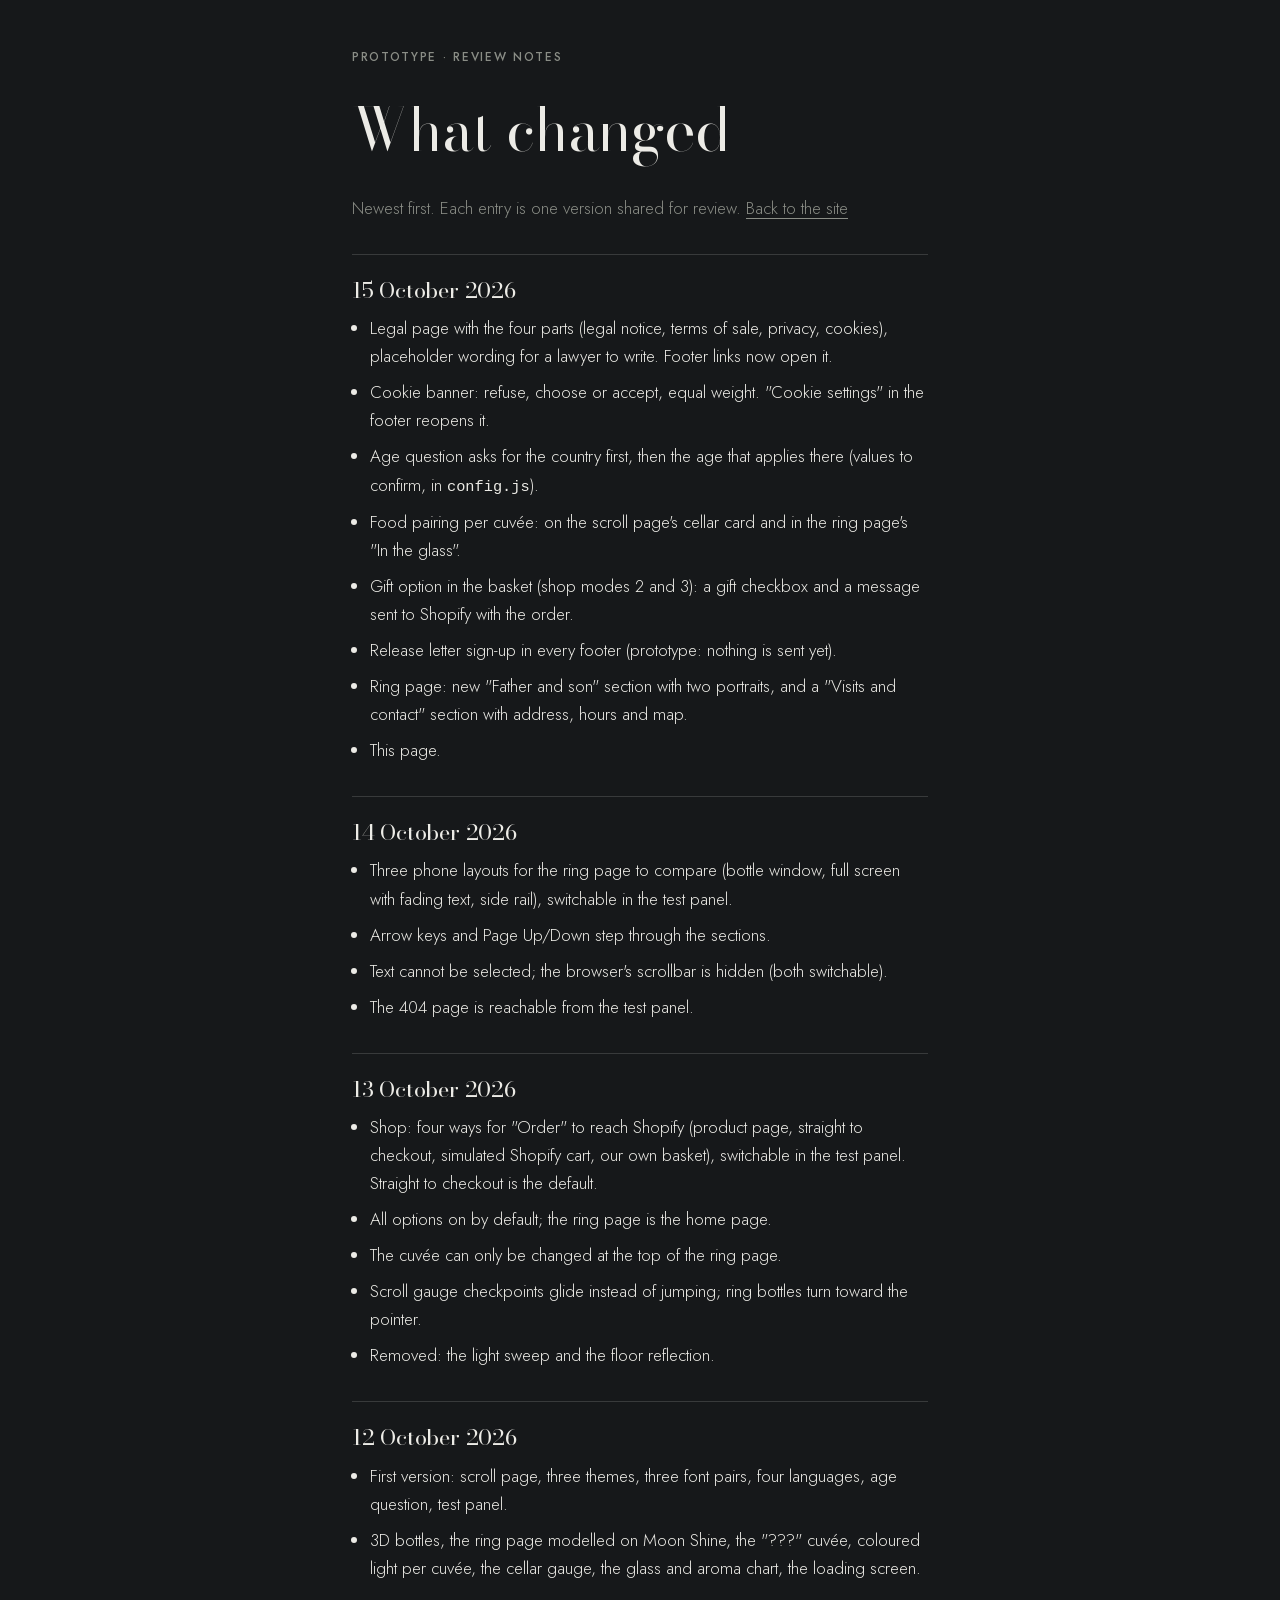
<file: changes.html>
<!doctype html>
<!--
  TESTING ONLY — DELETE BEFORE LAUNCH.
  "What changed": a short list of what changed in each version, so feedback
  refers to the right one. Newest first. Add an entry each time a version is
  shared for review. (English only: it is a review document, not part of the site.)
-->
<html lang="en" data-theme="craie-cave" data-fonts="pair-a">
<head>
  <meta charset="utf-8">
  <meta name="viewport" content="width=device-width, initial-scale=1">
  <meta name="robots" content="noindex, nofollow">
  <title>What changed · prototype</title>
  <link rel="stylesheet" href="css/base.css">
  <link rel="stylesheet" href="css/themes.css">
  <link rel="stylesheet" href="css/fonts.css">
  <link rel="stylesheet" href="css/components.css">
</head>
<body class="page-changes">
  <main class="changes">
    <p class="label">Prototype · review notes</p>
    <h1 class="changes__title">What changed</h1>
    <p class="changes__intro">Newest first. Each entry is one version shared for review. <a href="selection.html">Back to the site</a></p>

    <section class="changes__entry">
      <h2 class="changes__date"><time datetime="2026-10-15">15 October 2026</time></h2>
      <ul>
        <li>Legal page with the four parts (legal notice, terms of sale, privacy, cookies), placeholder wording for a lawyer to write. Footer links now open it.</li>
        <li>Cookie banner: refuse, choose or accept, equal weight. "Cookie settings" in the footer reopens it.</li>
        <li>Age question asks for the country first, then the age that applies there (values to confirm, in <code>config.js</code>).</li>
        <li>Food pairing per cuvée: on the scroll page's cellar card and in the ring page's "In the glass".</li>
        <li>Gift option in the basket (shop modes 2 and 3): a gift checkbox and a message sent to Shopify with the order.</li>
        <li>Release letter sign-up in every footer (prototype: nothing is sent yet).</li>
        <li>Ring page: new "Father and son" section with two portraits, and a "Visits and contact" section with address, hours and map.</li>
        <li>This page.</li>
      </ul>
    </section>

    <section class="changes__entry">
      <h2 class="changes__date"><time datetime="2026-10-14">14 October 2026</time></h2>
      <ul>
        <li>Three phone layouts for the ring page to compare (bottle window, full screen with fading text, side rail), switchable in the test panel.</li>
        <li>Arrow keys and Page Up/Down step through the sections.</li>
        <li>Text cannot be selected; the browser's scrollbar is hidden (both switchable).</li>
        <li>The 404 page is reachable from the test panel.</li>
      </ul>
    </section>

    <section class="changes__entry">
      <h2 class="changes__date"><time datetime="2026-10-13">13 October 2026</time></h2>
      <ul>
        <li>Shop: four ways for "Order" to reach Shopify (product page, straight to checkout, simulated Shopify cart, our own basket), switchable in the test panel. Straight to checkout is the default.</li>
        <li>All options on by default; the ring page is the home page.</li>
        <li>The cuvée can only be changed at the top of the ring page.</li>
        <li>Scroll gauge checkpoints glide instead of jumping; ring bottles turn toward the pointer.</li>
        <li>Removed: the light sweep and the floor reflection.</li>
      </ul>
    </section>

    <section class="changes__entry">
      <h2 class="changes__date"><time datetime="2026-10-12">12 October 2026</time></h2>
      <ul>
        <li>First version: scroll page, three themes, three font pairs, four languages, age question, test panel.</li>
        <li>3D bottles, the ring page modelled on Moon Shine, the "???" cuvée, coloured light per cuvée, the cellar gauge, the glass and aroma chart, the loading screen.</li>
      </ul>
    </section>
  </main>
</body>
</html>
</file>
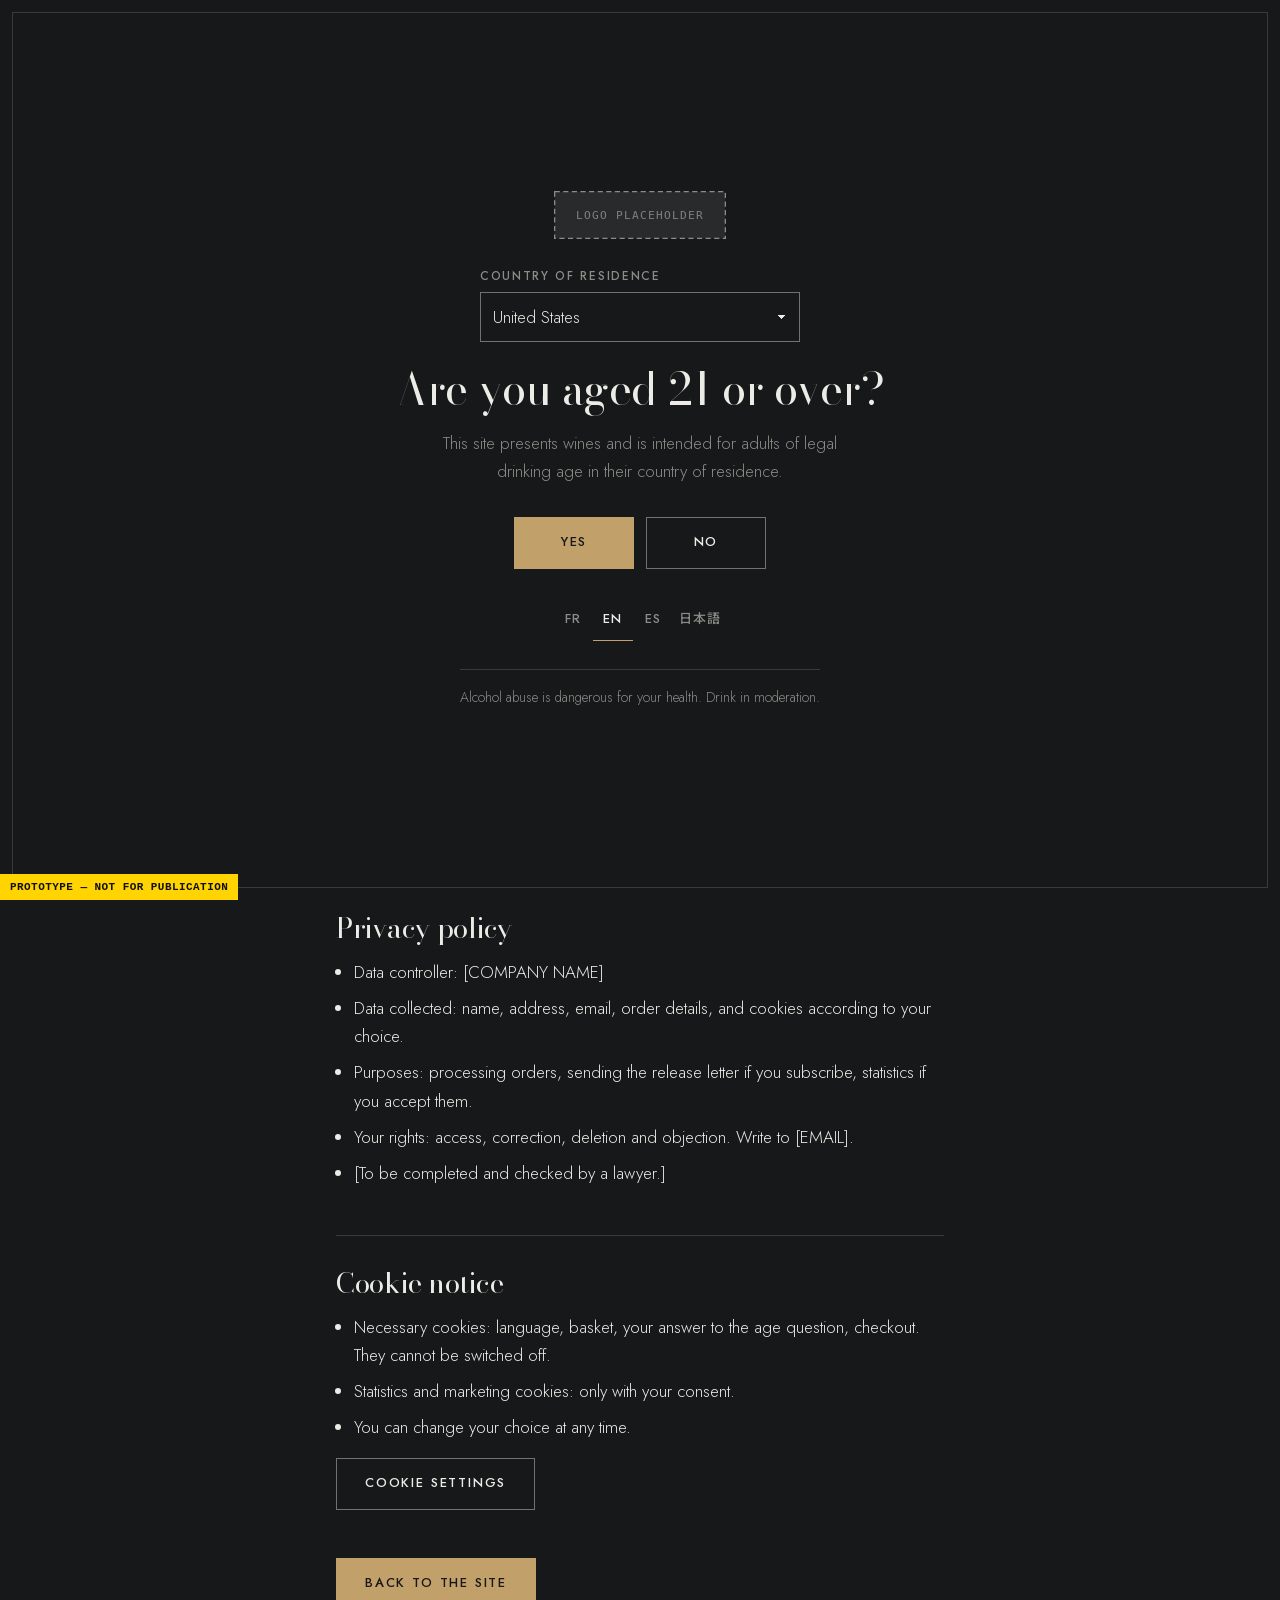
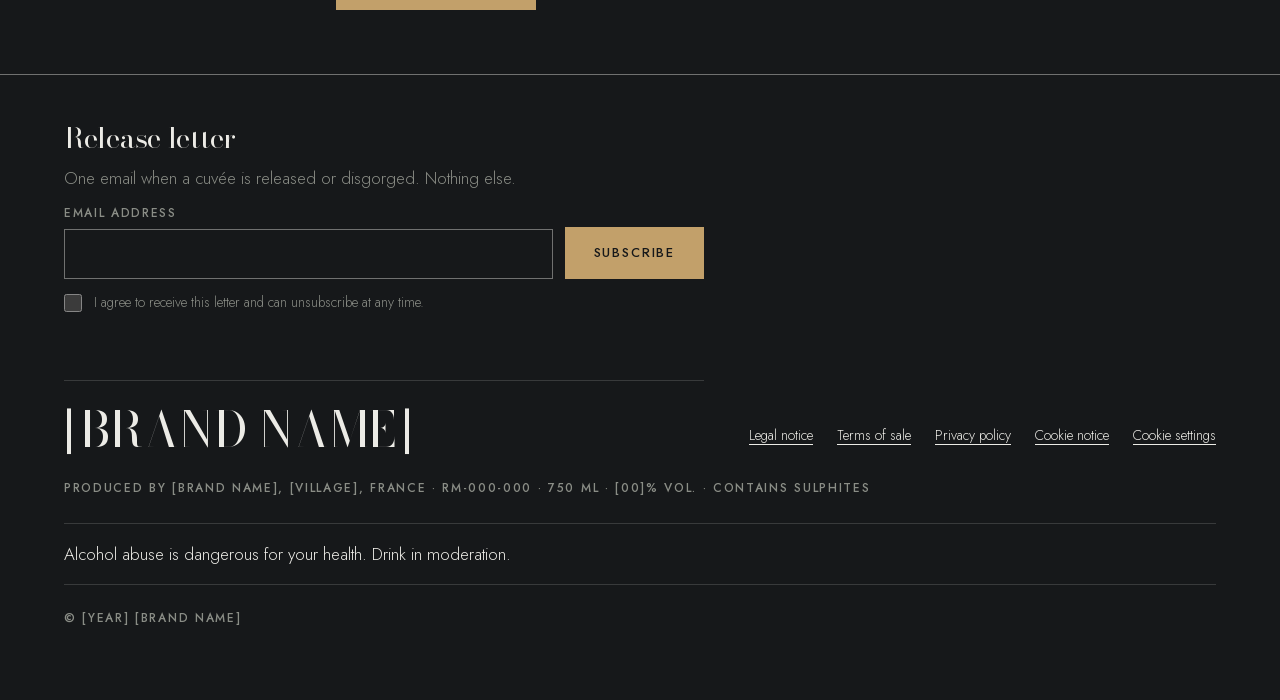
<file: legal.html>
<!doctype html>
<!-- PROTOTYPE — NOT FOR PUBLICATION. Legal information: four parts, reached from the footer links.
     All text comes from /i18n ("legal"). PLACEHOLDER WORDING: to be written and checked by a lawyer. -->
<html lang="en" class="i18n-pending" data-theme="craie-cave" data-fonts="pair-a" data-motion="full">
<head>
  <meta charset="utf-8">
  <meta name="viewport" content="width=device-width, initial-scale=1">
  <meta name="robots" content="noindex, nofollow">
  <title data-i18n="meta.titleLegal"></title>

  <!-- Japanese fallback only. The Latin review fonts are bundled: see css/fonts.css. -->
  <link rel="preconnect" href="https://fonts.googleapis.com">
  <link rel="preconnect" href="https://fonts.gstatic.com" crossorigin>
  <link rel="stylesheet" href="https://fonts.googleapis.com/css2?family=Noto+Sans+JP:wght@300;400;600&family=Noto+Serif+JP:wght@400;600&display=swap">

  <link rel="stylesheet" href="css/base.css">
  <link rel="stylesheet" href="css/themes.css">
  <link rel="stylesheet" href="css/fonts.css">
  <link rel="stylesheet" href="css/components.css">
  <noscript><style>html.i18n-pending body { visibility: visible; }</style></noscript>
</head>
<body class="page-legal">
  <a class="skip-link" href="#main" data-i18n="a11y.skip"></a>
  <p class="proto-badge" data-i18n="proto.badge"></p>

  <header class="site-header">
    <a class="brand" href="index.html" data-i18n-attr="aria-label:brand.home">
      <img class="brand__logo" src="assets/logo-placeholder.svg" width="200" height="56" alt="">
      <span class="brand__name" data-i18n="brand.name"></span>
    </a>
    <div class="lang" role="group" data-lang-switcher data-i18n-attr="aria-label:a11y.langSwitcher"></div>
  </header>

  <main id="main">
    <article class="legal">
      <header class="legal__head">
        <h1 class="legal__title" data-i18n="legal.title"></h1>
        <p class="legal__draft" data-i18n="legal.draft"></p>
        <nav class="legal__toc" data-i18n-attr="aria-label:a11y.legalNav">
          <a href="#mentions" data-i18n="legal.headings.0"></a>
          <a href="#cgv" data-i18n="legal.headings.1"></a>
          <a href="#privacy" data-i18n="legal.headings.2"></a>
          <a href="#cookies" data-i18n="legal.headings.3"></a>
        </nav>
      </header>
      <section class="legal__part" id="mentions" data-checkpoint="legal.headings.0" aria-labelledby="legal-mentions">
        <h2 class="legal__heading" id="legal-mentions" data-i18n="legal.headings.0"></h2>
        <ul class="legal__list">
          <li data-i18n="legal.mentions.0"></li>
          <li data-i18n="legal.mentions.1"></li>
          <li data-i18n="legal.mentions.2"></li>
          <li data-i18n="legal.mentions.3"></li>
          <li data-i18n="legal.mentions.4"></li>
        </ul>
      </section>
      <section class="legal__part" id="cgv" data-checkpoint="legal.headings.1" aria-labelledby="legal-cgv">
        <h2 class="legal__heading" id="legal-cgv" data-i18n="legal.headings.1"></h2>
        <ul class="legal__list">
          <li data-i18n="legal.cgv.0"></li>
          <li data-i18n="legal.cgv.1"></li>
        </ul>
      </section>
      <section class="legal__part" id="privacy" data-checkpoint="legal.headings.2" aria-labelledby="legal-privacy">
        <h2 class="legal__heading" id="legal-privacy" data-i18n="legal.headings.2"></h2>
        <ul class="legal__list">
          <li data-i18n="legal.privacy.0"></li>
          <li data-i18n="legal.privacy.1"></li>
          <li data-i18n="legal.privacy.2"></li>
          <li data-i18n="legal.privacy.3"></li>
          <li data-i18n="legal.privacy.4"></li>
        </ul>
      </section>
      <section class="legal__part" id="cookies" data-checkpoint="legal.headings.3" aria-labelledby="legal-cookies">
        <h2 class="legal__heading" id="legal-cookies" data-i18n="legal.headings.3"></h2>
        <ul class="legal__list">
          <li data-i18n="legal.cookies.0"></li>
          <li data-i18n="legal.cookies.1"></li>
          <li data-i18n="legal.cookies.2"></li>
        </ul>
        <button type="button" class="btn btn--ghost" data-consent-open data-i18n="consent.manage"></button>
      </section>
      <a class="btn btn--primary legal__back" href="index.html" data-i18n="legal.back"></a>
    </article>
  </main>

  <footer class="site-footer">
    <!-- Release letter sign-up (js/newsletter.js) -->
    <form class="newsletter" data-newsletter novalidate>
      <h2 class="newsletter__title" data-i18n="newsletter.title"></h2>
      <p class="newsletter__body" data-i18n="newsletter.body"></p>
      <div class="newsletter__row">
        <label class="newsletter__field">
          <span class="label" data-i18n="newsletter.label"></span>
          <input type="email" name="email" autocomplete="email" required>
        </label>
        <button type="submit" class="btn btn--primary" data-i18n="newsletter.submit"></button>
      </div>
      <label class="newsletter__consent">
        <input type="checkbox" name="consent" required>
        <span data-i18n="newsletter.consent"></span>
      </label>
      <p class="newsletter__status" data-newsletter-status aria-live="polite"></p>
    </form>

    <p class="site-footer__brand" data-i18n="brand.name"></p>
    <nav class="site-footer__legal" data-i18n-attr="aria-label:a11y.legalNav">
      <a href="legal.html#mentions" data-i18n="footer.mentions"></a>
      <a href="legal.html#cgv" data-i18n="footer.cgv"></a>
      <a href="legal.html#privacy" data-i18n="footer.privacy"></a>
      <a href="legal.html#cookies" data-i18n="footer.cookies"></a>
      <button type="button" class="site-footer__cookies" data-consent-open data-i18n="consent.manage"></button>
    </nav>
    <p class="label site-footer__label" data-i18n="footer.label"></p>
    <p class="site-footer__health" data-i18n="footer.health"></p>
    <p class="label site-footer__copyright" data-i18n="footer.copyright"></p>
  </footer>

  <script src="config.js"></script>
  <script src="js/i18n.js"></script>
  <script src="js/motion.js"></script>
  <script src="js/age-gate.js"></script>
  <script src="js/loader.js"></script>
  <script src="js/shop.js"></script>
  <script src="js/consent.js"></script>
  <script src="js/newsletter.js"></script>
  <script src="js/main.js"></script>
  <!-- TESTING ONLY — delete this line before launch -->
  <script src="js/testing-panel.js"></script>
</body>
</html>
</file>
<file: css/base.css>
/*
 * base.css — reset, layout tokens, typography, and the shared motion rules.
 * Colours come from themes.css, font families from fonts.css.
 */

/* ---- Tokens -------------------------------------------------------------- */

:root {
  /* Type scale. Body never drops below 16px. */
  --fs-label: 0.75rem;
  --fs-small: 0.875rem;
  --fs-body: 1.0625rem;
  --fs-lede: clamp(1.125rem, 1rem + 0.6vw, 1.375rem);
  --fs-title: clamp(2rem, 1.3rem + 3vw, 3.75rem);
  --fs-display: clamp(2.375rem, 1.3rem + 4.6vw, 5rem);
  --fs-name: clamp(2.5rem, 1.4rem + 5vw, 5.5rem);
  --fs-numeral: clamp(4.5rem, 2.5rem + 8vw, 9rem);

  /* Layout */
  --gutter: clamp(1.25rem, 5vw, 4.5rem);
  --col-gap: clamp(1rem, 2vw, 2rem);
  --page-max: 90rem;
  --header-h: 4.5rem;
  --buybar-h: 3.75rem;

  --ease: cubic-bezier(0.22, 0.61, 0.36, 1);

  /* Layers, lowest to highest */
  --z-index-nav: 50;
  --z-gauge: 80;
  --z-buybar: 90;
  --z-header: 100;
  --z-basket: 850;
  --z-test: 900;
  --z-consent: 950;
  --z-age-gate: 1000;
  --z-loader: 1050;
  --z-badge: 1100;
}

/* ---- Reset --------------------------------------------------------------- */

*, *::before, *::after { box-sizing: border-box; }

html {
  -webkit-text-size-adjust: 100%;
  text-size-adjust: 100%;
  scroll-behavior: smooth;
}

/* The header is only sticky from tablet up; anchors stop just below it. */
@media (min-width: 48em) {
  html { scroll-padding-top: var(--header-h); }
}

html[data-motion="reduced"], html[data-motion="off"] { scroll-behavior: auto; }

/* Scroll lock on touch screens: the page comes to rest on the nearest "screen"
   (elements with scroll-snap-align in components.css). With a mouse or trackpad
   the same job is done by the scroll settle in motion.js. */
@media (hover: none) and (pointer: coarse) {
  html[data-motion="full"] { scroll-snap-type: y proximity; }
  /* …but not while the page is gliding somewhere by itself (motion.js). */
  html[data-motion="full"].is-gliding { scroll-snap-type: none; }
}

body, h1, h2, h3, p, figure, dl, dd, fieldset { margin: 0; }

body {
  min-height: 100vh;
  background: var(--bg);
  color: var(--fg);
  font-family: var(--font-body);
  font-size: var(--fs-body);
  font-weight: var(--weight-body);
  line-height: var(--body-leading, 1.65);
  -webkit-font-smoothing: antialiased;
  overflow-x: clip;
}

/* Text arrives from the i18n files; nothing shows until it is in place. */
html.i18n-pending body { visibility: hidden; }
html.is-gated, html.is-loading, html.has-basket-open { overflow: hidden; }

img, svg, canvas { display: block; max-width: 100%; }
img { height: auto; }

a { color: inherit; text-underline-offset: 0.25em; text-decoration-thickness: 1px; }

button { font: inherit; color: inherit; background: none; border: 0; padding: 0; border-radius: 0; cursor: pointer; }

[hidden] { display: none !important; }

:focus-visible {
  outline: 2px solid var(--focus);
  outline-offset: 3px;
}

::selection { background: var(--accent); color: var(--on-accent); }

/* Feature "noselect": text cannot be highlighted with the mouse or a long
   press. Form fields stay selectable, and so does the test panel. */
html[data-fx-noselect="on"] body {
  -webkit-user-select: none;
  user-select: none;
  -webkit-touch-callout: none;
}
html[data-fx-noselect="on"] input,
html[data-fx-noselect="on"] textarea,
html[data-fx-noselect="on"] .test-panel,
html[data-fx-noselect="on"] .contact__details,
html[data-fx-noselect="on"] .contact__details *,
html[data-fx-noselect="on"] .legal__list {
  -webkit-user-select: text;
  user-select: text;
}

/* Feature "noscrollbar": the browser's scrollbar is hidden. The page scrolls
   exactly as before (wheel, trackpad, keys, touch); the cellar gauge on the
   edge shows how far down it is. Panels with their own scrolling keep theirs. */
html[data-fx-noscrollbar="on"] { scrollbar-width: none; }
html[data-fx-noscrollbar="on"]::-webkit-scrollbar { display: none; }

/* Cuvée hue (feature "tint", set by extras.js): the page itself keeps its
   colour. The hue lives in the 3D lighting around the bottle (bottle-3d.js),
   and the small details near it (numerals, rules, the gauge) take it too. */
html[data-tint][data-theme] {
  --cuvee-accent: color-mix(in srgb, var(--page-tint) var(--tint-strength, 100%), var(--fg));
}

/* ---- Typography ---------------------------------------------------------- */

h1, h2, h3 {
  font-family: var(--font-heading);
  font-weight: var(--weight-heading);
  line-height: var(--heading-leading);
  letter-spacing: var(--heading-tracking);
  text-transform: var(--heading-transform);
  text-wrap: balance;
}

/* Small tracked capitals: the "label" voice of the site. */
.label {
  font-size: var(--fs-label);
  font-weight: var(--weight-strong);
  line-height: 1.6;
  letter-spacing: var(--label-tracking, 0.14em);
  text-transform: uppercase;
  color: var(--muted);
}

.skip-link {
  position: absolute;
  left: var(--gutter);
  top: -10rem;
  z-index: var(--z-badge);
  padding: 0.75rem 1rem;
  background: var(--fg);
  color: var(--bg);
}
.skip-link:focus { top: 0.5rem; }

/* ---- Motion -------------------------------------------------------------- */
/* <html data-motion> is set by motion.js: full | reduced | off. */

html.js[data-motion="full"] [data-reveal] {
  opacity: 0;
  transform: translateY(18px);
  transition: opacity 0.9s var(--ease), transform 0.9s var(--ease);
}

html.js[data-motion="reduced"] [data-reveal] {
  opacity: 0;
  transition: opacity 0.6s linear;
}

html.js[data-motion] [data-reveal].is-in {
  opacity: 1;
  transform: none;
}

/* Uses `translate`, not `transform`, so it adds to the hover tilt instead of replacing it. */
@keyframes bottle-float {
  from { translate: 0 0; }
  to { translate: 0 calc(var(--float-distance, 0px) * -1); }
}

/* Before motion.js has run, the visitor's system preference already applies. */
@media (prefers-reduced-motion: reduce) {
  html:not([data-motion-explicit]) .hero__bottle { animation: none !important; }
}
</file>
<file: css/themes.css>
/*
 * themes.css — the three design directions, as CSS variables.
 *
 * PLACEHOLDER — to be replaced after review.
 * Every colour and font below is a review candidate, not a final brand value.
 * Values marked "derived" are not in the review artifact: they were added so
 * each theme has the same set of tokens. Confirm or replace them too.
 *
 * A theme is chosen with <html data-theme="…"> (config.js: DEFAULT_THEME).
 * --theme-font-pair names the pair the theme uses by default (see fonts.css).
 */

/* ---- Direction A · "Craie & Cave" (default, recommended) ------------------ */
/* PLACEHOLDER — to be replaced after review */
html[data-theme="craie-cave"] {
  color-scheme: dark;
  --theme-font-pair: pair-a;

  --bg: #16181A;        /* noir de cave */
  --surface: #1C1F20;
  --fg: #ECEBE6;        /* craie */
  --muted: #8A8D86;     /* pierre */
  --accent: #C2A06A;    /* or de capsule: buttons and details only */
  --glass: #2C3B30;     /* verre de bouteille */

  --on-accent: #16181A;
  --rule: rgba(236, 235, 230, 0.16);         /* derived: hairlines */
  --rule-strong: rgba(236, 235, 230, 0.42);  /* derived */
  --btn-bg: var(--accent);
  --btn-fg: var(--on-accent);
  --cuvee-accent: var(--accent);
  --frame-bg: var(--surface);
  --focus: var(--accent);

  /* Signature movement: the bottle floats, a few bubbles rise. */
  --float-distance: 8px;
  --bubbles-display: block;
  --sunburst-display: none;
}

/* ---- Direction B · "Terre de vigneron" ------------------------------------ */
/* PLACEHOLDER — to be replaced after review */
html[data-theme="terre-vigneron"] {
  color-scheme: light;
  --theme-font-pair: pair-b;

  --bg: #EFE7DB;        /* argile claire */
  --fg: #2B2420;        /* sarment */
  --accent: #4F5D3A;    /* feuille de vigne: buttons */
  --rose: #C98B76;      /* rosé de saignée: rosé cuvées only */
  --straw: #D8C08E;     /* paille: illustrations */

  --surface: #E7DDCD;                       /* derived */
  --muted: #655A50;                         /* derived: sarment, lightened */
  --on-accent: #EFE7DB;
  --rule: rgba(43, 36, 32, 0.2);            /* derived */
  --rule-strong: rgba(43, 36, 32, 0.5);     /* derived */
  --btn-bg: var(--accent);
  --btn-fg: var(--on-accent);
  --cuvee-accent: var(--accent);
  --frame-bg: rgba(216, 192, 142, 0.34);    /* paille, thinned */
  --focus: var(--fg);

  --tint-strength: 55%; /* on a light page, a cuvée tint is darkened before use */

  /* Signature movement: slow fades. The bottle barely moves. */
  --float-distance: 3px;
  --bubbles-display: none;
  --sunburst-display: none;
}

/* The rosé accent replaces the vine green on details of rosé cuvées only. */
html[data-theme="terre-vigneron"] .cuvee[data-rose] {
  --cuvee-accent: var(--rose);
}

/* ---- Direction C · "Art déco nuit" ----------------------------------------- */
/* PLACEHOLDER — to be replaced after review */
html[data-theme="art-deco-nuit"] {
  color-scheme: dark;
  --theme-font-pair: pair-c;

  --bg: #141C2E;        /* bleu minuit */
  --fg: #EAE4D6;        /* perle */
  --accent: #D7B98A;    /* or pâle: lines and ornaments */
  --button: #E5B9A6;    /* saumon rosé: main button */

  --surface: #1A2439;                        /* derived */
  --muted: #9CA2B1;                          /* derived */
  --on-accent: #141C2E;
  --rule: rgba(215, 185, 138, 0.32);         /* derived: or pâle hairlines */
  --rule-strong: rgba(215, 185, 138, 0.7);   /* derived */
  --btn-bg: var(--button);
  --btn-fg: #141C2E;
  --cuvee-accent: var(--accent);
  --frame-bg: var(--surface);
  --focus: var(--button);

  /* Signature movement: the sunburst draws in on scroll. Nothing floats. */
  --float-distance: 0px;
  --bubbles-display: none;
  --sunburst-display: flex;
}


/* ==========================================================================
   TESTING ONLY — DELETE BEFORE LAUNCH
   Styles for js/testing-panel.js. Deliberately off-brand (fixed greys,
   system monospace) so the panel is never mistaken for part of the design.
   ========================================================================== */

.test-tab,
.test-panel {
  position: fixed;
  right: 0.75rem;
  z-index: var(--z-test);
  font: 12px/1.4 ui-monospace, Menlo, Consolas, monospace;
  letter-spacing: 0;
  text-transform: none;
  color: #F2F2F2;
  background: #111;
  border: 1px solid #5A5A5A;
}

.test-tab {
  bottom: 0.75rem;
  padding: 0.5rem 0.75rem;
}

/* Phones: a smaller tab, tucked into the corner, so it does not sit on the site's own controls. */
@media (max-width: 47.99em) {
  .test-tab { right: 0.375rem; padding: 0.375rem 0.5rem; font-size: 11px; }
}

.test-panel {
  bottom: 3.25rem;
  width: min(19rem, calc(100vw - 1.5rem));
  max-height: calc(100vh - 5rem);
  overflow: auto;
  padding: 0.75rem;
}

html.has-buybar .test-tab { bottom: calc(var(--buybar-h) + 0.75rem); }
html.has-buybar .test-panel { bottom: calc(var(--buybar-h) + 3.25rem); }

@media (min-width: 48em) {
  html.has-buybar .test-tab { bottom: 0.75rem; }
  html.has-buybar .test-panel { bottom: 3.25rem; }
}

.test-panel__head {
  display: flex;
  justify-content: space-between;
  align-items: center;
  margin-bottom: 0.5rem;
}

.test-panel fieldset {
  border: 0;
  border-top: 1px solid #3A3A3A;
  padding: 0.5rem 0 0.625rem;
}

.test-panel legend {
  padding: 0 0.5rem 0 0;
  color: #A8A8A8;
  text-transform: uppercase;
}

.test-panel button {
  font: inherit;
  letter-spacing: 0;
  text-transform: none;
  color: #F2F2F2;
  background: #111;
  border: 1px solid #5A5A5A;
  padding: 0.375rem 0.5rem;
  margin: 0.25rem 0.25rem 0 0;
  min-height: 0;
}

.test-panel fieldset > button { display: block; width: 100%; text-align: left; }

.test-panel a {
  display: block;
  margin-top: 0.25rem;
  padding: 0.375rem 0.5rem;
  color: #F2F2F2;
  border: 1px solid #5A5A5A;
  text-decoration: none;
}
.test-panel a[aria-current] { background: #F2F2F2; color: #111; border-color: #F2F2F2; }
.test-panel a:focus-visible { outline: 2px solid #FFD400; outline-offset: 2px; }

.test-panel button[aria-pressed="true"] {
  background: #F2F2F2;
  color: #111;
  border-color: #F2F2F2;
}

.test-tab:focus-visible,
.test-panel button:focus-visible { outline: 2px solid #FFD400; outline-offset: 2px; }

.test-panel p { margin-top: 0.625rem; color: #A8A8A8; }
.test-panel input[type="range"] { width: calc(100% - 3.5rem); vertical-align: middle; accent-color: #F2F2F2; }
.test-panel output { display: inline-block; width: 3rem; text-align: right; }

.test-panel__fonts,
.test-panel__3d { white-space: pre-line; }
.test-panel fieldset > .test-panel__3d { margin-top: 0; color: #F2F2F2; }
</file>
<file: css/fonts.css>
/*
 * fonts.css — the three font pairs and the Japanese fallback.
 *
 * PLACEHOLDER — to be replaced after review.
 * The six Latin fonts are bundled in /assets/fonts (SIL Open Font License), so
 * the site does not depend on Google Fonts being reachable. Only the Japanese
 * fallback (Noto JP, too large to bundle) is linked from Google Fonts in the
 * <head> of each page, and it is only downloaded when Japanese text is shown.
 * A pair is chosen with <html data-fonts="…"> (config.js: DEFAULT_FONT_PAIR).
 * Each theme has a default pair (--theme-font-pair in themes.css), but the pair
 * can be switched on its own so the two can be compared separately.
 */

/* ---- Font files (latin + latin-ext) ------------------------------------------ */

@font-face {
  font-family: "Bodoni Moda";
  font-style: normal;
  font-weight: 400 600;
  font-display: swap;
  src: url("../assets/fonts/bodoni-moda-400-600-latin-ext.woff2") format("woff2");
  unicode-range: U+0100-02BA, U+02BD-02C5, U+02C7-02CC, U+02CE-02D7, U+02DD-02FF, U+0304, U+0308, U+0329, U+1D00-1DBF, U+1E00-1E9F, U+1EF2-1EFF, U+2020, U+20A0-20AB, U+20AD-20C4, U+2113, U+2C60-2C7F, U+A720-A7FF;
}
@font-face {
  font-family: "Bodoni Moda";
  font-style: normal;
  font-weight: 400 600;
  font-display: swap;
  src: url("../assets/fonts/bodoni-moda-400-600-latin.woff2") format("woff2");
  unicode-range: U+0000-00FF, U+0131, U+0152-0153, U+02BB-02BC, U+02C6, U+02DA, U+02DC, U+0304, U+0308, U+0329, U+2000-206F, U+20AC, U+2122, U+2191, U+2193, U+2212, U+2215, U+FEFF, U+FFFD;
}
@font-face {
  font-family: "Gloock";
  font-style: normal;
  font-weight: 400;
  font-display: swap;
  src: url("../assets/fonts/gloock-400-latin-ext.woff2") format("woff2");
  unicode-range: U+0100-02BA, U+02BD-02C5, U+02C7-02CC, U+02CE-02D7, U+02DD-02FF, U+0304, U+0308, U+0329, U+1D00-1DBF, U+1E00-1E9F, U+1EF2-1EFF, U+2020, U+20A0-20AB, U+20AD-20C4, U+2113, U+2C60-2C7F, U+A720-A7FF;
}
@font-face {
  font-family: "Gloock";
  font-style: normal;
  font-weight: 400;
  font-display: swap;
  src: url("../assets/fonts/gloock-400-latin.woff2") format("woff2");
  unicode-range: U+0000-00FF, U+0131, U+0152-0153, U+02BB-02BC, U+02C6, U+02DA, U+02DC, U+0304, U+0308, U+0329, U+2000-206F, U+20AC, U+2122, U+2191, U+2193, U+2212, U+2215, U+FEFF, U+FFFD;
}
@font-face {
  font-family: "Instrument Sans";
  font-style: normal;
  font-weight: 400;
  font-stretch: 100%;
  font-display: swap;
  src: url("../assets/fonts/instrument-sans-400-latin-ext.woff2") format("woff2");
  unicode-range: U+0100-02BA, U+02BD-02C5, U+02C7-02CC, U+02CE-02D7, U+02DD-02FF, U+0304, U+0308, U+0329, U+1D00-1DBF, U+1E00-1E9F, U+1EF2-1EFF, U+2020, U+20A0-20AB, U+20AD-20C4, U+2113, U+2C60-2C7F, U+A720-A7FF;
}
@font-face {
  font-family: "Instrument Sans";
  font-style: normal;
  font-weight: 400;
  font-stretch: 100%;
  font-display: swap;
  src: url("../assets/fonts/instrument-sans-400-latin.woff2") format("woff2");
  unicode-range: U+0000-00FF, U+0131, U+0152-0153, U+02BB-02BC, U+02C6, U+02DA, U+02DC, U+0304, U+0308, U+0329, U+2000-206F, U+20AC, U+2122, U+2191, U+2193, U+2212, U+2215, U+FEFF, U+FFFD;
}
@font-face {
  font-family: "Instrument Sans";
  font-style: normal;
  font-weight: 600;
  font-stretch: 100%;
  font-display: swap;
  src: url("../assets/fonts/instrument-sans-400-latin-ext.woff2") format("woff2");
  unicode-range: U+0100-02BA, U+02BD-02C5, U+02C7-02CC, U+02CE-02D7, U+02DD-02FF, U+0304, U+0308, U+0329, U+1D00-1DBF, U+1E00-1E9F, U+1EF2-1EFF, U+2020, U+20A0-20AB, U+20AD-20C4, U+2113, U+2C60-2C7F, U+A720-A7FF;
}
@font-face {
  font-family: "Instrument Sans";
  font-style: normal;
  font-weight: 600;
  font-stretch: 100%;
  font-display: swap;
  src: url("../assets/fonts/instrument-sans-400-latin.woff2") format("woff2");
  unicode-range: U+0000-00FF, U+0131, U+0152-0153, U+02BB-02BC, U+02C6, U+02DA, U+02DC, U+0304, U+0308, U+0329, U+2000-206F, U+20AC, U+2122, U+2191, U+2193, U+2212, U+2215, U+FEFF, U+FFFD;
}
@font-face {
  font-family: "Italiana";
  font-style: normal;
  font-weight: 400;
  font-display: swap;
  src: url("../assets/fonts/italiana-400-latin.woff2") format("woff2");
  unicode-range: U+0000-00FF, U+0131, U+0152-0153, U+02BB-02BC, U+02C6, U+02DA, U+02DC, U+0304, U+0308, U+0329, U+2000-206F, U+20AC, U+2122, U+2191, U+2193, U+2212, U+2215, U+FEFF, U+FFFD;
}
@font-face {
  font-family: "Jost";
  font-style: normal;
  font-weight: 300;
  font-display: swap;
  src: url("../assets/fonts/jost-300-latin-ext.woff2") format("woff2");
  unicode-range: U+0100-02BA, U+02BD-02C5, U+02C7-02CC, U+02CE-02D7, U+02DD-02FF, U+0304, U+0308, U+0329, U+1D00-1DBF, U+1E00-1E9F, U+1EF2-1EFF, U+2020, U+20A0-20AB, U+20AD-20C4, U+2113, U+2C60-2C7F, U+A720-A7FF;
}
@font-face {
  font-family: "Jost";
  font-style: normal;
  font-weight: 300;
  font-display: swap;
  src: url("../assets/fonts/jost-300-latin.woff2") format("woff2");
  unicode-range: U+0000-00FF, U+0131, U+0152-0153, U+02BB-02BC, U+02C6, U+02DA, U+02DC, U+0304, U+0308, U+0329, U+2000-206F, U+20AC, U+2122, U+2191, U+2193, U+2212, U+2215, U+FEFF, U+FFFD;
}
@font-face {
  font-family: "Jost";
  font-style: normal;
  font-weight: 500;
  font-display: swap;
  src: url("../assets/fonts/jost-300-latin-ext.woff2") format("woff2");
  unicode-range: U+0100-02BA, U+02BD-02C5, U+02C7-02CC, U+02CE-02D7, U+02DD-02FF, U+0304, U+0308, U+0329, U+1D00-1DBF, U+1E00-1E9F, U+1EF2-1EFF, U+2020, U+20A0-20AB, U+20AD-20C4, U+2113, U+2C60-2C7F, U+A720-A7FF;
}
@font-face {
  font-family: "Jost";
  font-style: normal;
  font-weight: 500;
  font-display: swap;
  src: url("../assets/fonts/jost-300-latin.woff2") format("woff2");
  unicode-range: U+0000-00FF, U+0131, U+0152-0153, U+02BB-02BC, U+02C6, U+02DA, U+02DC, U+0304, U+0308, U+0329, U+2000-206F, U+20AC, U+2122, U+2191, U+2193, U+2212, U+2215, U+FEFF, U+FFFD;
}
@font-face {
  font-family: "Manrope";
  font-style: normal;
  font-weight: 300;
  font-display: swap;
  src: url("../assets/fonts/manrope-300-latin-ext.woff2") format("woff2");
  unicode-range: U+0100-02BA, U+02BD-02C5, U+02C7-02CC, U+02CE-02D7, U+02DD-02FF, U+0304, U+0308, U+0329, U+1D00-1DBF, U+1E00-1E9F, U+1EF2-1EFF, U+2020, U+20A0-20AB, U+20AD-20C4, U+2113, U+2C60-2C7F, U+A720-A7FF;
}
@font-face {
  font-family: "Manrope";
  font-style: normal;
  font-weight: 300;
  font-display: swap;
  src: url("../assets/fonts/manrope-300-latin.woff2") format("woff2");
  unicode-range: U+0000-00FF, U+0131, U+0152-0153, U+02BB-02BC, U+02C6, U+02DA, U+02DC, U+0304, U+0308, U+0329, U+2000-206F, U+20AC, U+2122, U+2191, U+2193, U+2212, U+2215, U+FEFF, U+FFFD;
}
@font-face {
  font-family: "Manrope";
  font-style: normal;
  font-weight: 500;
  font-display: swap;
  src: url("../assets/fonts/manrope-300-latin-ext.woff2") format("woff2");
  unicode-range: U+0100-02BA, U+02BD-02C5, U+02C7-02CC, U+02CE-02D7, U+02DD-02FF, U+0304, U+0308, U+0329, U+1D00-1DBF, U+1E00-1E9F, U+1EF2-1EFF, U+2020, U+20A0-20AB, U+20AD-20C4, U+2113, U+2C60-2C7F, U+A720-A7FF;
}
@font-face {
  font-family: "Manrope";
  font-style: normal;
  font-weight: 500;
  font-display: swap;
  src: url("../assets/fonts/manrope-300-latin.woff2") format("woff2");
  unicode-range: U+0000-00FF, U+0131, U+0152-0153, U+02BB-02BC, U+02C6, U+02DA, U+02DC, U+0304, U+0308, U+0329, U+2000-206F, U+20AC, U+2122, U+2191, U+2193, U+2212, U+2215, U+FEFF, U+FFFD;
}

/* ---- Stacks and pairs ----------------------------------------------------- */

:root {
  /* None of the heading fonts has Japanese glyphs. Japanese text always falls
     through to Noto JP, which sits second in every stack below. */
  --jp-serif: "Noto Serif JP", "Hiragino Mincho ProN", "Yu Mincho", serif;
  --jp-sans: "Noto Sans JP", "Hiragino Sans", "Yu Gothic", sans-serif;
}

/* Pair A · Bodoni Moda + Jost (default for "Craie & Cave") */
html[data-fonts="pair-a"] {
  --font-heading: "Bodoni Moda", var(--jp-serif);
  --font-body: "Jost", var(--jp-sans);
  --weight-heading: 400;
  --weight-body: 300;
  --weight-strong: 500;
  --heading-transform: none;
  --heading-tracking: -0.01em;
  --heading-leading: 1.06;
  --heading-scale: 1;
}

/* Pair B · Gloock + Instrument Sans (default for "Terre de vigneron") */
html[data-fonts="pair-b"] {
  --font-heading: "Gloock", var(--jp-serif);
  --font-body: "Instrument Sans", var(--jp-sans);
  --weight-heading: 400;
  --weight-body: 400;
  --weight-strong: 600;
  --heading-transform: none;
  --heading-tracking: 0;
  --heading-leading: 1.1;
  --heading-scale: 0.94;
}

/* Pair C · Italiana + Manrope (default for "Art déco nuit") */
html[data-fonts="pair-c"] {
  --font-heading: "Italiana", var(--jp-serif);
  --font-body: "Manrope", var(--jp-sans);
  --weight-heading: 400;
  --weight-body: 300;
  --weight-strong: 500;
  --heading-transform: uppercase;
  --heading-tracking: 0.06em;
  --heading-leading: 1.12;
  /* Capitals with tracking run wide: the display sizes step down. */
  --heading-scale: 0.8;
}

/* ---- Japanese ------------------------------------------------------------- */
/* Full-width glyphs need smaller display sizes, more leading and almost no
   tracking, whichever pair is active. Latin words keep the pair's own font. */

html[data-fonts]:lang(ja) {
  --heading-tracking: 0.02em;
  --heading-leading: 1.35;
  --heading-scale: 0.72;
  --label-tracking: 0.08em;
  --body-leading: 1.9;
}

:lang(ja) body {
  line-break: strict;
  font-feature-settings: "palt";
}

:lang(ja) h1, :lang(ja) h2, :lang(ja) h3 { text-wrap: wrap; word-break: auto-phrase; }
</file>
<file: css/components.css>
/*
 * components.css — every visible block, mobile first.
 * Breakpoints: 48em (768px) tablet, 60em (960px) desktop grid, 75em (1200px) margin index.
 * One shape rule for the whole site: square corners, hairline rules, no shadows.
 */

/* ---- Prototype badge (remove at launch, with its line in the HTML) -------- */

.proto-badge {
  position: fixed;
  left: 0;
  bottom: 0;
  z-index: var(--z-badge);
  padding: 0.375rem 0.625rem;
  font: 600 11px/1.3 ui-monospace, Menlo, Consolas, monospace;
  letter-spacing: 0.04em;
  color: #111;
  background: #FFD400;
  pointer-events: none;
}

html.has-buybar .proto-badge { bottom: var(--buybar-h); }
/* While the cookie banner is open the badge moves to the top corner, out of its
   way. (!important because the tablet/desktop rule for the order bar below also
   sets `bottom`, and both together stretched the badge down the whole side.) */
html.has-consent .proto-badge { top: 0 !important; bottom: auto !important; }

/* ---- Buttons --------------------------------------------------------------- */

.btn {
  display: inline-flex;
  align-items: center;
  justify-content: center;
  min-height: 3.25rem;
  padding: 0.5rem 1.75rem;
  border: 1px solid var(--btn-bg);
  font-size: 0.8125rem;
  font-weight: var(--weight-strong);
  letter-spacing: var(--label-tracking, 0.14em);
  line-height: 1.3;
  text-transform: uppercase;
  text-decoration: none;
  text-align: center;
  transition: background-color 0.4s var(--ease), color 0.4s var(--ease), border-color 0.4s var(--ease);
}

.btn--primary { background: var(--btn-bg); color: var(--btn-fg); }
.btn--primary:hover { background: transparent; color: var(--fg); }

.btn--ghost { border-color: var(--rule-strong); color: var(--fg); }
.btn--ghost:hover { border-color: var(--fg); }

.btn:active { transform: translateY(1px); }

html[data-motion="off"] .btn { transition: none; }

/* An unreleased cuvée: the order button turns into a notice (no link). */
.btn.is-soon,
.cuvee[data-soon] .cuvee__buy {
  background: transparent;
  color: var(--muted);
  border: 1px dashed var(--rule-strong);
  box-shadow: none;
  cursor: default;
}
.btn.is-soon:hover,
.cuvee[data-soon] .cuvee__buy:hover { color: var(--muted); }

/* Direction C: an inner keyline, as on a 1920s poster cartouche. */
html[data-theme="art-deco-nuit"] .btn--primary {
  box-shadow: inset 0 0 0 3px var(--btn-bg), inset 0 0 0 4px var(--btn-fg);
}
html[data-theme="art-deco-nuit"] .btn--primary:hover { box-shadow: none; }

/* ---- Header ---------------------------------------------------------------- */

.site-header {
  display: grid;
  grid-template-columns: auto 1fr;
  align-items: center;
  gap: 0.5rem;
  padding: 0.625rem var(--gutter) 0;
  background: var(--bg);
  border-bottom: 1px solid var(--rule);
}

.brand {
  grid-column: 1;
  grid-row: 1;
  display: inline-flex;
  align-items: center;
  gap: 0.875rem;
  text-decoration: none;
}

.brand__logo { height: 2.25rem; width: auto; }

.brand__name {
  display: none;
  font-family: var(--font-heading);
  font-size: 1.125rem;
  letter-spacing: var(--heading-tracking);
  text-transform: var(--heading-transform);
}

.lang {
  grid-column: 2;
  grid-row: 1;
  justify-self: end;
  display: flex;
}

.lang__btn {
  min-width: 2.5rem;
  min-height: 2.75rem;
  padding: 0 0.375rem;
  font-size: 0.8125rem;
  font-weight: var(--weight-strong);
  letter-spacing: 0.08em;
  color: var(--muted);
  box-shadow: inset 0 -1px 0 transparent;
}

.lang__btn:hover { color: var(--fg); }
.lang__btn[aria-pressed="true"] { color: var(--fg); box-shadow: inset 0 -1px 0 var(--accent); }

.site-nav {
  grid-column: 1 / -1;
  grid-row: 2;
  display: flex;
  gap: 1.75rem;
  border-top: 1px solid var(--rule);
}

.site-nav a {
  padding: 0.875rem 0;
  font-size: 0.8125rem;
  font-weight: var(--weight-strong);
  letter-spacing: var(--label-tracking, 0.14em);
  text-transform: uppercase;
  text-decoration: none;
}

.site-nav a:hover { text-decoration: underline; }

.page-404 .site-header { padding-bottom: 0.625rem; }

@media (min-width: 48em) {
  .site-header {
    position: sticky;
    top: 0;
    z-index: var(--z-header);
    grid-template-columns: 1fr auto 1fr;
    gap: var(--col-gap);
    min-height: var(--header-h);
    padding-block: 0;
  }
  .brand { justify-self: start; }
  .brand__logo { height: 2.5rem; }
  .brand__name { display: block; }
  .lang { grid-column: 3; }
  .site-nav { grid-column: 2; grid-row: 1; gap: 2.5rem; border-top: 0; }
  .page-404 .site-header { padding-bottom: 0; }
}

/* ---- Cuvée index (I · II · III · IV in the margin) -------------------------- */

.cuvee-index { display: none; }

@media (min-width: 75em) {
  .cuvee-index {
    position: fixed;
    left: 1rem;
    top: 50%;
    z-index: var(--z-index-nav);
    display: flex;
    flex-direction: column;
    gap: 0.25rem;
    transform: translateY(-50%);
  }
  .cuvee-index__link {
    display: grid;
    place-items: center;
    width: 2rem;
    height: 2rem;
    font-family: var(--font-heading);
    font-size: 0.875rem;
    color: var(--muted);
    text-decoration: none;
    box-shadow: inset 0 -1px 0 transparent;
  }
  .cuvee-index__link:hover { color: var(--fg); }
  .cuvee-index__link[aria-current] { color: var(--fg); box-shadow: inset 0 -1px 0 var(--accent); }
}

/* ---- Plates (image placeholders) -------------------------------------------- */
/* Same frame, ratio and bottle angle everywhere, so the set reads as one shoot. */

.plate__frame {
  position: relative;
  aspect-ratio: 3 / 5;
  background: var(--frame-bg);
  border: 1px dashed var(--rule-strong);
  overflow: hidden;
}

.plate__img {
  position: absolute;
  inset: 5% 10%;
  width: 80%;
  height: 90%;
  object-fit: contain;
  /* Hover tilt: motion.js feeds --tilt-x / --tilt-y from the pointer position. */
  transform: perspective(60rem) translateY(var(--lift, 0px)) rotateX(var(--tilt-x, 0deg)) rotateY(var(--tilt-y, 0deg));
  transition: transform 0.9s var(--ease);
}

/* While the pointer is over the frame the bottle follows it closely;
   on leaving it eases back upright with the slower transition above. */
.plate__frame.is-tilting .plate__img {
  --lift: -6px;
  transition-duration: 0.2s;
  transition-timing-function: linear;
}

html:not([data-motion="full"]) .plate__img { transform: none; transition: none; }

/* Reserved for the 3D bottle: covers the frame. Empty unless config.js names
   a model for this cuvée (js/bottle-3d.js), in which case it holds a canvas. */
.bottle-stage { position: absolute; inset: 0; }

.bottle-stage canvas { display: none; width: 100%; height: 100%; }

/* 3D running: no panel, no dashed frame. The bottle stands on the page colour
   (the scene is filled with it, see bottle-3d.js). Without .has-3d the
   placeholder image and its frame show as before. */
.plate__frame.has-3d { background: transparent; border-color: transparent; }
.plate__frame.has-3d .bottle-stage { background: var(--bg); }
.plate__frame.has-3d .bottle-stage canvas { display: block; }
.plate__frame.has-3d .plate__img { visibility: hidden; }

.plate__caption {
  margin-top: 0.75rem;
  font-size: var(--fs-small);
  line-height: 1.5;
  color: var(--muted);
}

/* ---- Hero ------------------------------------------------------------------- */

.hero {
  position: relative;
  display: grid;
  grid-template-columns: minmax(0, 1.25fr) minmax(0, 1fr);
  grid-template-areas:
    "label   label"
    "title   title"
    "lede    plate"
    "actions actions";
  align-content: center;
  gap: 1.25rem var(--col-gap);
  max-width: var(--page-max);
  min-height: calc(100svh - 7rem);
  margin-inline: auto;
  padding: 1.5rem var(--gutter) 2.5rem;
}

.hero__bubbles {
  display: var(--bubbles-display, none);
  position: absolute;
  inset: 0;
  width: 100%;
  height: 100%;
  color: var(--fg);
  pointer-events: none;
}

/* Phones: the copy block dissolves so the bottle can sit beside the lede. */
.hero__copy { display: contents; }
.hero__label { grid-area: label; position: relative; }
.hero__title { grid-area: title; position: relative; }
.hero__lede { grid-area: lede; position: relative; align-self: center; }
.hero__actions { grid-area: actions; position: relative; }
.hero__plate { grid-area: plate; }

.hero__title { font-size: calc(var(--fs-display) * var(--heading-scale)); }

.hero__lede {
  max-width: 30ch;
  font-size: var(--fs-lede);
  line-height: 1.5;
}

.hero__actions {
  display: flex;
  flex-wrap: wrap;
  gap: 0.75rem;
}

.hero__plate { position: relative; }

.hero__plate .plate__frame {
  height: clamp(11rem, 32svh, 17rem);
  max-width: 100%;
  margin-left: auto;
}

.hero__plate .plate__caption { display: none; }

html[data-motion="full"] .hero__bottle {
  animation: bottle-float 3s ease-in-out infinite alternate;
}

@media (min-width: 60em) {
  .hero {
    grid-template-columns: repeat(12, minmax(0, 1fr));
    grid-template-areas: none;
    column-gap: var(--col-gap);
    row-gap: 0;
    align-items: end;
    align-content: normal;
    min-height: calc(100svh - var(--header-h));
    padding: clamp(2rem, 6vh, 4rem) var(--gutter) clamp(2.5rem, 7vh, 5rem);
  }
  .hero__copy { display: block; position: relative; grid-column: 1 / 9; padding-bottom: 1.5rem; }
  .hero__label, .hero__title, .hero__lede, .hero__actions { grid-area: auto; }
  .hero__label { margin-bottom: 1.25rem; }
  .hero__lede { margin-top: 1.5rem; }
  .hero__actions { margin-top: 2rem; }
  .hero__plate { grid-area: auto; grid-column: 9 / 13; }
  .hero__plate .plate__frame { height: min(68svh, 44rem); }
  .hero__plate .plate__caption { display: block; text-align: right; }
}

/* ---- Cuvée sections ---------------------------------------------------------- */

.cuvees { max-width: var(--page-max); margin-inline: auto; }

.cuvee {
  position: relative;
  border-top: 1px solid var(--rule);
}

/* Phones and tablets: a cuvée is two full screens, each one a scroll-lock stop.
   1. the bottle, under its number and name   2. the text and the cellar card */
.cuvee__screen {
  display: grid;
  align-content: center;
  gap: 1.5rem;
  min-height: 100svh;
  padding: 2rem var(--gutter) calc(var(--buybar-h) + 2rem);
  scroll-snap-align: start;
}

.cuvee__screen--bottle { --fs-numeral: 3.5rem; }

.cuvee__numeral {
  margin-bottom: 1.5rem;
  font-family: var(--font-heading);
  font-size: var(--fs-numeral);
  line-height: 0.85;
  color: var(--cuvee-accent);
}

.cuvee__meta {
  padding-top: 0.875rem;
  border-top: 1px solid var(--rule-strong);
}

.cuvee__name {
  margin-top: 0.75rem;
  font-size: calc(var(--fs-name) * var(--heading-scale));
  overflow-wrap: anywhere;
}

/* The frame takes whatever height the screen has left under the heading. */
.cuvee__plate .plate__frame {
  height: clamp(13rem, calc(100svh - 25rem), 34rem);
  max-width: 100%;
  margin-left: auto;
}

.cuvee__plate .plate__caption { text-align: right; }

.cuvee__lead {
  max-width: 34ch;
  font-size: var(--fs-lede);
  line-height: 1.5;
}

/* The cellar card: one ruled box, set like the back label of a bottle. */
.cuvee__card {
  position: relative;
  padding: 1.75rem 1.5rem 1.5rem;
  border: 1px solid var(--rule-strong);
}

.cuvee__card::before {
  content: "";
  position: absolute;
  top: -1px;
  left: 1.5rem;
  width: 2.5rem;
  height: 3px;
  background: var(--cuvee-accent);
  transition: width 0.7s var(--ease);
}

/* The accent rule runs the width of the card while it is hovered. */
.cuvee__card:hover::before { width: calc(100% - 3rem); }
html[data-motion="off"] .cuvee__card::before { transition: none; }

.spec__row {
  display: grid;
  gap: 0.25rem;
  padding: 0.875rem 0;
  border-top: 1px solid var(--rule);
}

.spec__row:first-child { padding-top: 0; border-top: 0; }

.spec__row--price dd {
  font-family: var(--font-heading);
  font-size: 1.75rem;
  line-height: 1.2;
}

.cuvee__buy { width: 100%; margin-top: 0.75rem; }

@media (min-width: 60em) {
  /* One screen per cuvée: name, text, cellar card and bottle are all visible
     at once when the section is locked in place (see "scroll settle", motion.js). */
  .cuvee,
  .cuvee[data-layout="centre"] {
    --fs-name: clamp(2.25rem, 1rem + 2.6vw, 3.75rem);
    --fs-numeral: clamp(4rem, 1.5rem + 6vw, 7.5rem);
    display: grid;
    padding-inline: var(--gutter);
    grid-template-columns: repeat(12, minmax(0, 1fr));
    grid-template-rows: auto 1fr;
    column-gap: var(--col-gap);
    row-gap: 2rem;
    align-items: start;
    align-content: center;
    min-height: calc(100svh - var(--header-h));
    padding-block: clamp(2rem, 5vh, 4rem);
  }

  /* The two phone screens dissolve: their children join the section's grid. */
  .cuvee__screen,
  .cuvee__screen--bottle { display: contents; --fs-numeral: inherit; }

  .cuvee__plate .plate__frame {
    height: min(calc(100svh - var(--header-h) - 12rem), 40rem);
    max-width: 100%;
    margin-inline: auto;
  }

  .cuvee__plate .plate__caption { text-align: left; }

  .cuvee__head { grid-column: 1 / 5; grid-row: 1; }
  .cuvee__lead { grid-column: 1 / 5; grid-row: 2; }
  .cuvee__plate,
  .cuvee__card { grid-row: 1 / span 2; align-self: center; }

  /* Layout "right": text, cellar card, then the bottle on the right. */
  .cuvee[data-layout="right"] .cuvee__card { grid-column: 5 / 9; margin-left: 12%; }
  .cuvee[data-layout="right"] .cuvee__plate { grid-column: 9 / 13; }
  .cuvee[data-layout="right"] .cuvee__plate .plate__frame { margin-right: 0; }
  .cuvee[data-layout="right"] .plate__caption { text-align: right; }

  /* Layout "centre": text, the bottle in the middle, cellar card on the right. */
  .cuvee[data-layout="centre"] .cuvee__plate { grid-column: 5 / 9; }
  .cuvee[data-layout="centre"] .cuvee__card { grid-column: 9 / 13; }
}

/* ---- Sunburst divider (Direction C only) ------------------------------------- */

.sunburst {
  display: var(--sunburst-display, none);
  position: absolute;
  top: 0;
  left: var(--gutter);
  right: var(--gutter);
  height: 3rem;
  margin-top: calc(-3rem + 1px);
  align-items: flex-end;
  gap: 1.25rem;
}

.sunburst::before,
.sunburst::after {
  content: "";
  flex: 1;
  height: 1px;
  background: var(--rule);
}

.sunburst svg {
  width: 6rem;
  height: 3rem;
  overflow: visible;
  fill: none;
  stroke: var(--accent);
  stroke-width: 2;
}

.sunburst line { stroke-dasharray: 1; stroke-dashoffset: 0; }

html.js[data-motion="full"] .sunburst line {
  stroke-dashoffset: 1;
  transition: stroke-dashoffset 1.2s var(--ease);
  transition-delay: calc(var(--ray) * 70ms + 200ms);
}

html.js[data-motion="full"] .sunburst.is-in line { stroke-dashoffset: 0; }

/* The fan replaces the plain hairline between sections. */
html[data-theme="art-deco-nuit"] .cuvee { border-top-color: transparent; }

/* ---- The house ---------------------------------------------------------------- */

.house {
  display: grid;
  gap: 2.5rem;
  max-width: var(--page-max);
  margin-inline: auto;
  padding: clamp(5rem, 14vh, 10rem) var(--gutter);
  border-top: 1px solid var(--rule);
}

.house__title { font-size: calc(var(--fs-title) * var(--heading-scale)); }

.house__body { max-width: 46ch; }

.ledger__row {
  display: grid;
  gap: 0.25rem;
  padding: 1rem 0;
  border-top: 1px solid var(--rule);
}

@media (min-width: 60em) {
  .house {
    grid-template-columns: repeat(12, minmax(0, 1fr));
    column-gap: var(--col-gap);
    row-gap: 3.5rem;
  }
  .house__title { grid-column: 1 / 10; }
  .house__body { grid-column: 1 / 6; }
  .ledger { grid-column: 7 / 13; }
  .ledger__row { grid-template-columns: 9rem 1fr; gap: 1.5rem; align-items: baseline; }
}

/* ---- Footer ------------------------------------------------------------------- */

.site-footer {
  display: grid;
  gap: 1.5rem;
  max-width: var(--page-max);
  margin-inline: auto;
  padding: 3rem var(--gutter) calc(4.5rem + var(--buybar-h));
  border-top: 1px solid var(--rule-strong);
}

.site-footer__brand {
  font-family: var(--font-heading);
  font-size: calc(clamp(1.75rem, 1.2rem + 2.4vw, 3rem) * var(--heading-scale));
  line-height: var(--heading-leading);
  letter-spacing: var(--heading-tracking);
  text-transform: var(--heading-transform);
}

.site-footer__legal {
  display: flex;
  flex-wrap: wrap;
  gap: 0.25rem 1.5rem;
  font-size: var(--fs-small);
}

.site-footer__legal a { padding: 0.5rem 0; }

.site-footer__health {
  padding: 1rem 0;
  border-block: 1px solid var(--rule);
}

@media (min-width: 48em) {
  .site-footer {
    grid-template-columns: 1fr auto;
    align-items: end;
    padding-bottom: 4.5rem;
  }
  .site-footer__label,
  .site-footer__health,
  .site-footer__copyright { grid-column: 1 / -1; }
}

/* ---- Mobile buy bar ------------------------------------------------------------ */

.buybar {
  position: fixed;
  inset: auto 0 0 0;
  z-index: var(--z-buybar);
  display: flex;
  align-items: center;
  justify-content: space-between;
  gap: 1rem;
  height: var(--buybar-h);
  padding: 0 var(--gutter);
  background: var(--btn-bg);
  color: var(--btn-fg);
  text-decoration: none;
}

.buybar__label {
  font-size: 0.8125rem;
  font-weight: var(--weight-strong);
  letter-spacing: var(--label-tracking, 0.14em);
  text-transform: uppercase;
}

.buybar__price { font-family: var(--font-heading); font-size: 1.125rem; white-space: nowrap; }

.buybar.is-soon { background: var(--surface); color: var(--muted); border-top: 1px dashed var(--rule-strong); }

@media (min-width: 48em) {
  .buybar { display: none; }
  html.has-buybar .proto-badge { bottom: 0; }
}

/* ---- Age gate ------------------------------------------------------------------ */

.age-gate {
  position: fixed;
  inset: 0;
  z-index: var(--z-age-gate);
  display: grid;
  place-items: center;
  padding: 2.5rem 1.5rem;
  background: var(--bg);
  overflow: auto;
}

/* A single keyline inside the edge, like the border of a label. */
.age-gate::before {
  content: "";
  position: absolute;
  inset: 0.75rem;
  border: 1px solid var(--rule);
  pointer-events: none;
}

.age-gate__inner {
  display: grid;
  justify-items: center;
  gap: 1.75rem;
  max-width: 32rem;
  text-align: center;
}

.age-gate__logo { height: 3rem; width: auto; }

/* Undo the header placement of .lang: here it is just another row. */
.age-gate__lang { grid-column: auto; grid-row: auto; justify-self: center; }

.age-gate__title {
  font-size: calc(clamp(1.75rem, 1.2rem + 2.4vw, 2.75rem) * var(--heading-scale));
  outline: none;
}

.age-gate__note { max-width: 40ch; margin: 1rem auto 0; color: var(--muted); }

.age-gate__actions {
  display: flex;
  flex-wrap: wrap;
  justify-content: center;
  gap: 0.75rem;
  margin-top: 2rem;
}

.age-gate__actions .btn { min-width: 7.5rem; }

.age-gate__health {
  padding-top: 1rem;
  border-top: 1px solid var(--rule);
  font-size: var(--fs-small);
  color: var(--muted);
}

/* ---- Bottle ring (TEST PAGE: selection.html) ---------------------------------- */
/* The stage (the 3D bottles) stays on screen while four "screens" go by: the
   ring, the cuvée sheet and two close-ups. A row of photographs follows.

   Two layouts:
   - Phones and tablets (below 60em): the BOTTLE WINDOW. The stage is a solid
     panel pinned to the top of the screen; the text scrolls underneath and
     disappears behind its lower edge. Nothing ever passes in front of the bottle.
   - Wide screens (60em and up, at the end of this block): the stage fills the
     screen and the text is laid over one side of it. */

.voyage {
  position: relative;
  --stage-h: 44svh;   /* height of the bottle window */
  --stage-top: 0px;   /* where it pins: under the header once the header is sticky */
}

.voyage__stage {
  position: sticky;
  top: var(--stage-top);
  z-index: 2; /* above the text that scrolls under it */
  height: var(--stage-h);
  overflow: hidden;
  background: var(--bg);
  border-bottom: 1px solid var(--rule);
  touch-action: pan-y; /* vertical swipes still scroll the page */
}

.voyage__stage canvas {
  display: none;
  position: absolute;
  inset: 0;
  width: 100%;
  height: 100%;
  cursor: grab;
}

/* Without 3D: one placeholder bottle in the window. */
.ring__fallback {
  position: absolute;
  inset: 6% 0;
  width: auto;
  height: 88%;
  margin-inline: auto;
}

.voyage__stage.is-live canvas {
  display: block;
  /* The top of the picture fades into the page, so the coloured haze does not
     end in a hard line under the header. */
  -webkit-mask-image: linear-gradient(to bottom, transparent, #000 10%);
  mask-image: linear-gradient(to bottom, transparent, #000 10%);
}
.voyage__stage.is-live .ring__fallback { visibility: hidden; }

/* A screen is one stop of the scroll: it fills the room under the bottle
   window and comes to rest with its top at the window's lower edge. */
.voyage__screen {
  position: relative;
  z-index: 1;
  display: grid;
  align-content: start;
  min-height: calc(100svh - var(--stage-h) - var(--stage-top));
  padding: 1.5rem var(--gutter) calc(var(--buybar-h) + 1.5rem);
  scroll-snap-align: start;
  scroll-margin-top: var(--stage-h);
}

/* 01 · the ring: the name and the controls, directly under the window. On a
   phone the header is still on screen above, so this one is shorter. */
.voyage__screen--ring {
  justify-items: center;
  gap: 0.875rem;
  min-height: calc(100svh - var(--stage-h) - 7.1rem);
  padding-top: 1rem;
  scroll-snap-align: none;
}

.ring__title { display: grid; justify-items: center; gap: 0.5rem; width: 100%; text-align: center; }

.ring__name-row {
  display: grid;
  grid-template-columns: auto minmax(0, 1fr) auto;
  align-items: center;
  gap: 0.75rem;
  width: 100%;
  max-width: 60rem;
}

.ring__name {
  font-size: calc(clamp(2.25rem, 1rem + 6.4vw, 6.5rem) * var(--heading-scale));
  line-height: 1;
  overflow-wrap: anywhere;
}

.ring__tags {
  display: flex;
  flex-wrap: wrap;
  justify-content: center;
  gap: 0.25rem 1.5rem;
  margin: 0.25rem 0 0;
  padding: 0;
  list-style: none;
}

.ring__arrow {
  display: grid;
  place-items: center;
  width: 2.75rem;
  height: 2.75rem;
  border: 1px solid var(--rule-strong);
  transition: border-color 0.4s var(--ease);
}
.ring__arrow:hover { border-color: var(--fg); }
.ring__arrow svg { width: 1.25rem; height: 1.25rem; fill: none; stroke: currentColor; stroke-width: 1.25; }

/* The cuvée's label line under its name: only the side-rail layout shows it. */
.ring__meta--rail { display: none; }

/* I · II · III · IV. The one in front also shows its name. */
.ring__switch { display: flex; gap: 0.25rem; }

.ring__switch button {
  display: flex;
  align-items: center;
  gap: 0.625rem;
  min-width: 2.75rem;
  height: 2.75rem;
  padding: 0 0.5rem;
  color: var(--muted);
  box-shadow: inset 0 -1px 0 transparent;
}
.ring__switch button:hover { color: var(--fg); }
.ring__switch button[aria-pressed="true"] { color: var(--fg); box-shadow: inset 0 -1px 0 var(--accent); }

.ring__switch-n { min-width: 1.5rem; font-family: var(--font-heading); font-size: 1.0625rem; text-align: center; }

.ring__switch-name {
  display: none;
  font-size: var(--fs-label);
  font-weight: var(--weight-strong);
  letter-spacing: var(--label-tracking, 0.14em);
  text-transform: uppercase;
}

/* 02 to 04 · text screens. */
.voyage__text {
  display: grid;
  justify-items: start;
  gap: 0.875rem;
}

/* Phones: the cuvée sheet keeps to what fits under the window in one view,
   the name and the three rows. Its paragraph is shown from tablet size up. */
@media (max-width: 47.99em) {
  #details .voyage__body,
  #details .voyage__text > .label { display: none; }
}

/* Short phones: a slightly lower window and no "Champagne" line above the name. */
@media (max-width: 47.99em) and (max-height: 41.5em) {
  .voyage { --stage-h: 40svh; }
  .ring__title > .label { display: none; }
  .voyage__screen { padding-top: 1rem; }
}

.voyage__title {
  font-size: calc(clamp(2rem, 1.2rem + 3vw, 3.5rem) * var(--heading-scale));
  overflow-wrap: anywhere;
}

.voyage__body { max-width: 44ch; }


/* Label-style rows: "BLEND   [00]% CHARDONNAY · …" */
.notes { width: 100%; max-width: 34rem; padding-top: 0.875rem; border-top: 1px solid var(--rule-strong); }
.notes__row { display: grid; grid-template-columns: 6.5rem minmax(0, 1fr); gap: 1rem; padding: 0.25rem 0; }
.notes__row dd { color: var(--fg); }

.voyage__buy { display: none; }
.voyage__price { font-family: var(--font-heading); font-size: 1.75rem; line-height: 1.2; }

/* 05 · the photographs: a row of tall plates that scrolls sideways. */
.ring-photos {
  position: relative;
  z-index: 1;
  display: grid;
  align-content: center;
  gap: 1.5rem;
  min-height: 100svh;
  padding: 2rem 0 calc(var(--buybar-h) + 2rem);
  background: var(--bg);
  border-top: 1px solid var(--rule);
  scroll-snap-align: start;
  --plate-h: clamp(15rem, 50svh, 30rem);
}

.ring-photos__head {
  display: flex;
  align-items: end;
  justify-content: space-between;
  gap: 1rem;
  padding-inline: var(--gutter);
}

.ring-photos__arrows { display: flex; gap: 0.5rem; }

.photo-strip {
  display: flex;
  gap: var(--col-gap);
  padding-inline: var(--gutter);
  overflow-x: auto;
  scroll-snap-type: x proximity;
  scroll-padding-inline: var(--gutter);
  scrollbar-width: none;
}
.photo-strip::-webkit-scrollbar { display: none; }

.photo { flex: none; width: calc(var(--plate-h) * 2 / 3); scroll-snap-align: start; }

.photo__frame {
  height: var(--plate-h);
  overflow: hidden;
  background: var(--frame-bg);
  border: 1px dashed var(--rule-strong);
}

.photo__frame img { width: 100%; height: 100%; object-fit: cover; }

/* ---- Phone layouts B and C of the ring page (below 60em) -------------------------
   Chosen with <html data-mlayout> (config.js: MOBILE_LAYOUT, or the test panel).
   Layout A, the bottle window, is the set of rules above. */

@media (max-width: 59.99em) {

  /* B · "fade": the bottle fills the screen. The text of each part stays put
     at the bottom and fades in and out (opacity --cap, set by bottle-ring.js). */
  html[data-mlayout="fade"] .voyage__stage {
    z-index: 0;
    height: calc(100svh - var(--stage-top));
    background: none;
    border-bottom: 0;
  }

  /* A soft floor of page colour so the text has something calm to sit on. */
  html[data-mlayout="fade"] .voyage__stage::after {
    content: "";
    position: absolute;
    inset: auto 0 0 0;
    height: 56%;
    background: linear-gradient(to bottom, transparent, var(--bg) 58%);
    pointer-events: none;
  }

  html[data-mlayout="fade"] .voyage__screen {
    min-height: calc(100svh - var(--stage-top));
    padding: 0;
    scroll-margin-top: 0;
    pointer-events: none; /* an empty stretch of scroll: its text is pinned below */
  }

  html[data-mlayout="fade"] .voyage__screen--ring {
    min-height: calc(100svh - var(--stage-top) - 7.1rem);
    margin-top: calc(var(--stage-top) - 100svh); /* laid over the stage */
  }

  html[data-mlayout="fade"] .voyage__screen > * {
    position: fixed;
    left: var(--gutter);
    right: var(--gutter);
    bottom: calc(var(--buybar-h) + 1.5rem);
    width: auto;
    opacity: var(--cap, 0);
    pointer-events: none;
    transition: opacity 0.2s linear;
  }
  html[data-mlayout="fade"] .voyage__screen.is-on > * { pointer-events: auto; }

  /* The I–V switcher goes to the left edge, as on wide screens. */
  html[data-mlayout="fade"] .ring__switch {
    left: 0.25rem;
    right: auto;
    top: 40svh;
    bottom: auto;
    flex-direction: column;
    transform: translateY(-50%);
  }

  /* C · "rail": the bottle stands in a tall column on the left that stays in
     place; the text scrolls beside it in its own column. */
  html[data-mlayout="rail"] .voyage {
    display: grid;
    grid-template-columns: var(--rail, 47%) minmax(0, 1fr); /* --rail: the bottle's share of the width */
  }

  html[data-mlayout="rail"] .voyage__stage {
    grid-column: 1;
    grid-row: 1 / span 4;
    align-self: start;
    z-index: 0;
    height: calc(100svh - var(--stage-top));
    border-bottom: 0;
    border-right: 1px solid var(--rule);
  }

  html[data-mlayout="rail"] .voyage__screen {
    grid-column: 2;
    align-content: center;
    min-height: calc(100svh - var(--stage-top));
    padding: 1.5rem 1rem calc(var(--buybar-h) + 1.5rem) 0.875rem;
    scroll-margin-top: 0;
  }

  html[data-mlayout="rail"] .voyage__screen--ring {
    justify-items: start;
    min-height: calc(100svh - var(--stage-top) - 7.1rem);
  }

  /* The ring's controls, set flush left in the narrow column: name first, arrows under it. */
  html[data-mlayout="rail"] .ring__title { justify-items: start; text-align: left; }
  html[data-mlayout="rail"] .ring__name-row { grid-template-columns: auto auto; justify-content: start; }
  html[data-mlayout="rail"] .ring__name { grid-column: 1 / -1; grid-row: 1; font-size: calc(1.75rem * var(--heading-scale)); }
  html[data-mlayout="rail"] .ring__arrow { width: 2.5rem; height: 2.5rem; }
  html[data-mlayout="rail"] .ring__switch { gap: 0; }
  html[data-mlayout="rail"] .ring__switch button { min-width: 1.875rem; padding: 0 0.125rem; }
  html[data-mlayout="rail"] .voyage__text { gap: 0.625rem; }
  html[data-mlayout="rail"] .voyage__body { font-size: 1rem; line-height: 1.55; }
  html[data-mlayout="rail"] .notes__row dd { font-size: 0.6875rem; }
  html[data-mlayout="rail"] .ring__tags { flex-direction: column; align-items: flex-start; gap: 0.125rem; }
  html[data-mlayout="rail"] .ring__switch { flex-wrap: wrap; margin-left: -0.5rem; }
  html[data-mlayout="rail"] .ring__switch button { min-width: 2.25rem; padding: 0 0.25rem; }
  html[data-mlayout="rail"] .voyage__title { font-size: calc(1.625rem * var(--heading-scale)); }

  /* The ring's first screen fills its column from top to bottom: the I–V
     switcher at the top, then the name, its label line and the three tasting
     words set large, and the two arrows at the foot, just above the order bar. */
  html[data-mlayout="rail"] .voyage__screen--ring {
    grid-template-rows: auto minmax(0, 1fr);
    align-content: stretch;
    gap: 1.5rem;
    padding-top: 1.75rem;
  }
  html[data-mlayout="rail"] .ring__title {
    grid-template-columns: max-content max-content minmax(0, 1fr); /* the two arrows sit side by side, left */
    grid-template-rows: auto auto auto 1fr auto;
    justify-content: start;
    align-content: stretch;
    gap: 0.75rem 1rem;
  }
  html[data-mlayout="rail"] .ring__title > .label:first-child { grid-column: 1 / -1; grid-row: 1; }
  html[data-mlayout="rail"] .ring__name-row { display: contents; }
  html[data-mlayout="rail"] .ring__name { grid-column: 1 / -1; grid-row: 2; font-size: calc(2.25rem * var(--heading-scale)); line-height: 1.05; }
  html[data-mlayout="rail"] .ring__meta--rail { display: block; grid-column: 1 / -1; grid-row: 3; padding-top: 0.75rem; }
  html[data-mlayout="rail"] .ring__tags {
    grid-column: 1 / -1;
    grid-row: 4;
    align-self: center;
    gap: 0.25rem;
    margin: 0;
  }
  html[data-mlayout="rail"] .ring__tags li {
    font-family: var(--font-heading);
    font-size: calc(1.375rem * var(--heading-scale));
    font-weight: var(--weight-heading);
    line-height: 1.2;
    letter-spacing: var(--heading-tracking);
    text-transform: var(--heading-transform);
    color: var(--muted);
  }
  html[data-mlayout="rail"] [data-ring-prev] { grid-column: 1; grid-row: 5; align-self: end; }
  html[data-mlayout="rail"] [data-ring-next] { grid-column: 2; grid-row: 5; align-self: end; }

  /* Short phones: the same, a size smaller, so the arrows stay clear of the order bar. */
  @media (max-height: 41.5em) {
    html[data-mlayout="rail"] .voyage__screen--ring { gap: 0.75rem; padding-top: 1rem; }
    html[data-mlayout="rail"] .ring__title { gap: 0.5rem 0.75rem; }
    html[data-mlayout="rail"] .ring__name { font-size: calc(1.875rem * var(--heading-scale)); }
    html[data-mlayout="rail"] .ring__tags li { font-size: calc(1.125rem * var(--heading-scale)); }
    html[data-mlayout="rail"] .ring__meta--rail { padding-top: 0.5rem; }
  }

  /* Rows stack: the label over its value. The column scrolls, so the sheet's
     paragraph and its small heading are back. */
  html[data-mlayout="rail"] .notes__row { grid-template-columns: minmax(0, 1fr); gap: 0.125rem; padding: 0.375rem 0; }
  html[data-mlayout="rail"] #details .voyage__body,
  html[data-mlayout="rail"] #details .voyage__text > .label { display: block; }
}

@media (min-width: 48em) {
  /* Tablets keep the bottle window; it pins under the header, which is sticky from here. */
  .voyage { --stage-top: var(--header-h); --stage-h: 46svh; }
  .voyage__screen--ring { min-height: calc(100svh - var(--stage-h) - var(--stage-top)); }
  .voyage__text { max-width: 40rem; }
  .ring-photos { min-height: calc(100svh - var(--header-h)); }
}

@media (min-width: 60em) {
  /* Wide screens: the stage fills the screen and the screens are laid over it. */
  .voyage__stage {
    z-index: 0;
    height: calc(100svh - var(--header-h));
    background: none;
    border-bottom: 0;
  }

  /* A screen lets clicks through to the bottles, except on its own content. */
  .voyage__screen {
    min-height: calc(100svh - var(--header-h));
    padding-block: 2.5rem;
    scroll-margin-top: 0;
    pointer-events: none;
  }
  .voyage__screen > * { pointer-events: auto; }

  .voyage__screen--ring {
    align-content: end;
    gap: 1rem;
    min-height: calc(100svh - var(--header-h));
    margin-top: calc(var(--header-h) - 100svh); /* laid over the stage */
    scroll-snap-align: start;
  }

  .ring-photos { padding-block: 2.5rem; }

  /* The switcher moves to the left edge, as a short vertical list. */
  .ring__switch {
    position: absolute;
    left: var(--gutter);
    top: 50%;
    flex-direction: column;
    transform: translateY(-50%);
  }
  .ring__switch button[aria-pressed="true"] .ring__switch-name { display: block; }
  .ring__arrow { width: 3.5rem; height: 3.5rem; }
  .ring__tags { gap: 0.25rem 3rem; }

  /* Text on the left, the bottle (moved by the camera) on the right. */
  .voyage__screen--text { align-content: center; }
  .voyage__text { width: min(34rem, 44%); max-width: none; margin-left: 7%; }
  .voyage__buy { display: flex; flex-wrap: wrap; align-items: center; gap: 1.5rem; margin-top: 0.5rem; }
  .ring__fallback { inset: 6% auto auto 62%; height: 58%; margin: 0; }
}

/* ---- Cellar gauge (feature "gauge", js/extras.js) ----------------------------- */
/* Scroll progress as a descent: a hairline that fills from the surface down,
   with the depth reached and the temperature there. Small marks on the line
   are checkpoints: one per section, click to go there. Phones: a line along
   the top edge. Wider screens: a vertical line on the right edge. */

.gauge {
  position: fixed;
  inset: 0 0 auto 0;
  z-index: var(--z-gauge);
  display: none;
  pointer-events: none; /* only the checkpoints take clicks */
  font-size: 0.6875rem;
  font-weight: var(--weight-strong);
  letter-spacing: 0.1em;
  font-variant-numeric: tabular-nums;
  color: var(--muted);
}

html[data-fx-gauge="on"] .gauge { display: block; }
html.is-gated .gauge, html.is-loading .gauge { display: none; }

.gauge__track { position: relative; display: block; height: 2px; background: var(--rule); }

.gauge__fill {
  display: block;
  height: 100%;
  background: var(--cuvee-accent);
  transform: scaleX(var(--progress, 0));
  transform-origin: left;
}

.gauge__label { display: none; }

.gauge__read {
  position: absolute;
  top: 0.75rem;
  right: 0.5rem;
  display: flex;
  gap: 0.625rem;
  padding: 0.125rem 0.375rem;
  background: var(--bg);
  opacity: 0;
  transition: opacity 0.4s var(--ease);
}
.gauge.is-started .gauge__read { opacity: 1; }
.gauge__depth { color: var(--fg); }

/* A checkpoint: a generous invisible hit area around a small visible tick. */
.gauge__mark {
  position: absolute;
  top: 0;
  left: calc(var(--at, 0) * 100%);
  width: 1.5rem;
  height: 1.5rem;
  margin-left: -0.75rem;
  pointer-events: auto;
}

.gauge__mark::before {
  content: "";
  position: absolute;
  top: 0;
  left: 50%;
  width: 1px;
  height: 7px;
  background: var(--muted);
  transition: background-color 0.3s var(--ease), height 0.3s var(--ease);
}

.gauge__mark:hover::before,
.gauge__mark:focus-visible::before,
.gauge__mark[aria-current]::before { background: var(--fg); height: 10px; }

/* The section's name: read by screen readers always, shown beside the mark on wide screens. */
.gauge__name {
  position: absolute;
  width: 1px;
  height: 1px;
  overflow: hidden;
  clip-path: inset(50%);
  white-space: nowrap;
}

@media (min-width: 48em) {
  .gauge {
    inset: 50% 0.75rem auto auto;
    display: none;
    width: 2.75rem; /* stays inside the page margin, clear of the content */
    transform: translateY(-50%);
    text-align: right;
  }
  html[data-fx-gauge="on"] .gauge { display: grid; justify-items: end; gap: 0.625rem; }

  .gauge__track { width: 1px; height: 38vh; }
  .gauge__fill { transform: scaleY(var(--progress, 0)); transform-origin: top; }
  .gauge__read { position: static; display: grid; gap: 0.125rem; padding: 0; background: none; opacity: 1; }

  .gauge__mark {
    top: calc(var(--at, 0) * 100%);
    left: 50%;
    margin: -0.75rem 0 0 -0.75rem;
  }
  .gauge__mark::before { top: 50%; left: auto; right: 50%; width: 7px; height: 1px; margin-right: -0.5px; }
  .gauge__mark:hover::before,
  .gauge__mark:focus-visible::before,
  .gauge__mark[aria-current]::before { width: 11px; height: 1px; }

  .gauge__mark:hover .gauge__name,
  .gauge__mark:focus-visible .gauge__name {
    top: 50%;
    right: calc(100% + 0.25rem);
    width: auto;
    height: auto;
    padding: 0.25rem 0.5rem;
    overflow: visible;
    clip-path: none;
    transform: translateY(-50%);
    text-transform: uppercase;
    color: var(--fg);
    background: var(--bg);
    border: 1px solid var(--rule);
  }
}

/* Very wide screens have the margin for the gauge's name as well. */
@media (min-width: 100em) {
  .gauge { width: 4.5rem; }
  .gauge__label { display: block; text-transform: uppercase; line-height: 1.4; }
}

/* ---- "In the glass" (feature "glass", selection.html) -------------------------- */

.glass {
  position: relative;
  z-index: 1;
  display: none;
  align-content: center;
  gap: 1.25rem;
  min-height: 100svh;
  padding: 2rem var(--gutter) calc(var(--buybar-h) + 2rem);
  background: var(--bg);
  border-top: 1px solid var(--rule);
  scroll-snap-align: start;
}

html[data-fx-glass="on"] .glass { display: grid; }

/* The flute and, beside it, the aroma chart. */
.glass__figures {
  display: grid;
  grid-template-columns: minmax(0, 0.7fr) minmax(0, 1.3fr);
  align-items: center;
  gap: var(--col-gap);
}
html:not([data-fx-chart="on"]) .glass__figures { grid-template-columns: minmax(0, 1fr); }
html:not([data-fx-chart="on"]) .aroma { display: none; }

.glass__canvas { width: 100%; height: clamp(11rem, 30svh, 20rem); color: var(--fg); }

.aroma { margin: 0; }
.aroma__chart { display: block; width: 100%; height: auto; overflow: visible; color: var(--fg); }
.aroma__ring { fill: none; stroke: var(--rule); stroke-width: 1; vector-effect: non-scaling-stroke; }
.aroma__shape {
  fill: var(--cuvee-accent);
  fill-opacity: 0.16;
  stroke: var(--cuvee-accent);
  stroke-width: 1.5;
  stroke-linejoin: round;
  vector-effect: non-scaling-stroke;
}
.aroma__label {
  fill: var(--muted);
  font-size: 8.5px;
  font-weight: var(--weight-strong);
  letter-spacing: 0.1em;
  text-transform: uppercase;
}
.aroma .plate__caption { text-align: center; }

.glass__text { display: grid; justify-items: start; gap: 0.875rem; }

/* The three tasting words, set large: the one typographic moment of the section. */
.glass__tags {
  margin: 0;
  padding: 0;
  list-style: none;
  font-family: var(--font-heading);
  font-size: calc(clamp(1.5rem, 1rem + 2vw, 2.5rem) * var(--heading-scale));
  line-height: 1.2;
  letter-spacing: var(--heading-tracking);
  text-transform: var(--heading-transform);
  color: var(--muted);
}

@media (min-width: 48em) {
  .glass { min-height: calc(100svh - var(--header-h)); }
}

@media (min-width: 60em) {
  .glass {
    grid-template-columns: repeat(12, minmax(0, 1fr));
    column-gap: var(--col-gap);
    align-items: center;
    padding-block: 2.5rem;
  }
  .glass__figures { grid-column: 1 / 7; grid-template-columns: minmax(0, 0.8fr) minmax(0, 1.2fr); }
  .glass__canvas { height: min(calc(100svh - var(--header-h) - 8rem), 36rem); }
  .glass__text { grid-column: 8 / 13; }
}

/* ---- Basket (js/shop.js, shop modes "embed" and "basket") ---------------------- */
/* A panel that slides over the right edge. In "basket" mode it wears the site's
   design. In "embed" mode it is restyled to look like Shopify's own embedded
   cart (.basket--shopify): a SIMULATION, there to compare the two. */

.basket-open { display: none; }

html[data-shop="embed"] .basket-open,
html[data-shop="basket"] .basket-open {
  grid-column: 2;
  grid-row: 2;
  justify-self: end;
  z-index: 1;
  display: inline-flex;
  align-items: center;
  gap: 0.375rem;
  min-width: 2.75rem;
  height: 2.75rem;
  padding: 0 0.25rem;
}

.basket-open svg { width: 1.375rem; height: 1.375rem; fill: none; stroke: currentColor; stroke-width: 1.25; }

.basket-open__count {
  min-width: 1ch;
  font-size: 0.8125rem;
  font-weight: var(--weight-strong);
  font-variant-numeric: tabular-nums;
}

@media (min-width: 48em) {
  html[data-shop="embed"] .basket-open,
  html[data-shop="basket"] .basket-open { grid-column: 3; grid-row: 1; }
  /* The language switcher steps aside for it. */
  html[data-shop="embed"] .lang,
  html[data-shop="basket"] .lang { margin-right: 3.75rem; }
}

.basket-scrim {
  position: fixed;
  inset: 0;
  z-index: var(--z-basket);
  background: rgba(0, 0, 0, 0.55);
}

.basket {
  position: fixed;
  inset: 0 0 0 auto;
  z-index: calc(var(--z-basket) + 1);
  display: flex;
  flex-direction: column;
  width: min(27rem, 100%);
  padding: 1.5rem;
  overflow-y: auto;
  background: var(--surface, var(--bg));
  border-left: 1px solid var(--rule-strong);
}

.basket__head {
  display: flex;
  align-items: center;
  justify-content: space-between;
  gap: 1rem;
  padding-bottom: 1.25rem;
  border-bottom: 1px solid var(--rule-strong);
}

.basket__title { font-size: calc(2rem * var(--heading-scale)); }

.basket__close,
.basket__remove {
  min-height: 2.75rem;
  font-size: var(--fs-label);
  font-weight: var(--weight-strong);
  letter-spacing: var(--label-tracking, 0.14em);
  text-transform: uppercase;
  color: var(--muted);
}
.basket__close:hover,
.basket__remove:hover { color: var(--fg); }

.basket__sim { display: none; }

.basket__lines { flex: 1; margin: 0; padding: 0; list-style: none; } /* pushes the total to the bottom */

.basket__line {
  display: grid;
  grid-template-columns: minmax(0, 1fr) auto;
  align-items: center;
  gap: 0.25rem 1rem;
  padding: 1.25rem 0;
  border-bottom: 1px solid var(--rule);
}

.basket__name { font-family: var(--font-heading); font-size: 1.375rem; line-height: 1.2; }
.basket__price { text-align: right; font-variant-numeric: tabular-nums; }
.basket__remove { justify-self: end; min-height: 2rem; }

.basket__qty { display: inline-flex; align-items: center; border: 1px solid var(--rule-strong); justify-self: start; }
.basket__qty button { width: 2.5rem; height: 2.5rem; font-size: 1.125rem; }
.basket__qty button:hover { background: var(--rule); }
.basket__n { min-width: 2.25rem; text-align: center; font-variant-numeric: tabular-nums; }

.basket__empty { padding: 1.5rem 0; color: var(--muted); }

.basket__foot { display: grid; gap: 0.875rem; padding-top: 1.25rem; border-top: 1px solid var(--rule-strong); }

.basket__total { display: flex; align-items: baseline; justify-content: space-between; }
.basket__total span:last-child { font-family: var(--font-heading); font-size: 1.75rem; }

.basket__note { font-size: var(--fs-small); color: var(--muted); }

.basket__checkout { width: 100%; }

/* "embed" mode: an approximation of Shopify's default embedded cart. Its
   colours and fonts are deliberately not the site's. */
.basket--shopify {
  --heading-scale: 1;
  padding: 1.25rem;
  font-family: -apple-system, BlinkMacSystemFont, "Segoe UI", Helvetica, Arial, sans-serif;
  font-weight: 400;
  color: #202223;
  background: #fff;
  border-left: 0;
  box-shadow: -8px 0 24px rgba(0, 0, 0, 0.18);
}
.basket--shopify .basket__head { border-bottom-color: #E1E3E5; }
.basket--shopify .basket__title,
.basket--shopify .basket__name,
.basket--shopify .basket__total span:last-child {
  font-family: inherit;
  font-weight: 600;
  letter-spacing: 0;
  text-transform: none;
}
.basket--shopify .basket__title { font-size: 1.25rem; }
.basket--shopify .basket__name { font-size: 1rem; }
.basket--shopify .basket__total span:last-child { font-size: 1.125rem; }
.basket--shopify .label,
.basket--shopify .basket__close,
.basket--shopify .basket__remove {
  font-size: 0.875rem;
  font-weight: 400;
  letter-spacing: 0;
  text-transform: none;
  color: #6D7175;
}
.basket--shopify .basket__line,
.basket--shopify .basket__foot { border-color: #E1E3E5; }
.basket--shopify .basket__qty { border-color: #C9CCCF; border-radius: 6px; }
.basket--shopify .basket__qty button:hover { background: #F1F2F3; }
.basket--shopify .basket__note,
.basket--shopify .basket__empty { color: #6D7175; }
.basket--shopify .basket__checkout {
  min-height: 3rem;
  font-size: 1rem;
  font-weight: 600;
  letter-spacing: 0;
  text-transform: none;
  color: #fff;
  background: #202223;
  border-color: #202223;
  border-radius: 6px;
  box-shadow: none;
}
.basket--shopify .basket__checkout:hover { background: #3A3C3E; color: #fff; }
.basket--shopify .basket__sim {
  display: block;
  margin: 0.875rem 0 0;
  padding: 0.5rem 0.75rem;
  font: 600 12px/1.4 ui-monospace, Menlo, Consolas, monospace;
  color: #111;
  background: #FFD400;
}

/* ---- Forms: shared field styles ------------------------------------------------- */

.newsletter input[type="email"],
.basket__message textarea,
.age-gate__country select {
  width: 100%;
  min-height: 3rem;
  padding: 0.625rem 0.75rem;
  font: inherit;
  color: var(--fg);
  background: transparent;
  border: 1px solid var(--rule-strong);
  border-radius: 0;
}

.newsletter input[type="email"]:focus-visible,
.basket__message textarea:focus-visible,
.age-gate__country select:focus-visible { outline: 2px solid var(--focus); outline-offset: 2px; }

input[type="checkbox"] { width: 1.125rem; height: 1.125rem; margin: 0.15rem 0 0; accent-color: var(--accent); flex: none; }

/* ---- Release letter (footer, js/newsletter.js) ------------------------------------ */

.newsletter {
  display: grid;
  gap: 0.75rem;
  max-width: 40rem;
  padding-bottom: 2rem;
  border-bottom: 1px solid var(--rule);
}

.newsletter__title { font-size: calc(1.75rem * var(--heading-scale)); }
.newsletter__body { color: var(--muted); }
.newsletter__row { display: grid; gap: 0.75rem; }
.newsletter__field { display: grid; gap: 0.375rem; }
.newsletter__consent { display: flex; gap: 0.75rem; align-items: flex-start; font-size: var(--fs-small); color: var(--muted); }
.newsletter__status { min-height: 1.5em; font-size: var(--fs-small); }
.newsletter.is-error .newsletter__status { color: var(--fg); }
.newsletter.is-error .newsletter__status::before { content: "— "; }
.newsletter.is-done .newsletter__status { color: var(--fg); }

@media (min-width: 48em) {
  .newsletter { grid-column: 1 / -1; }
  .newsletter__row { grid-template-columns: minmax(0, 1fr) auto; align-items: end; }
}

.site-footer__cookies {
  padding: 0.5rem 0;
  font-size: var(--fs-small);
  text-decoration: underline;
  text-underline-offset: 0.25em;
  text-decoration-thickness: 1px;
}

/* ---- Cookie banner (js/consent.js) -------------------------------------------- */
/* Refuse, choose and accept carry the same weight on purpose: refusing must be
   as easy as accepting. */

.consent {
  position: fixed;
  inset: auto 0.75rem 0.75rem 0.75rem;
  z-index: var(--z-consent);
  display: grid;
  gap: 0.875rem;
  max-width: 34rem;
  max-height: calc(100svh - 1.5rem);
  padding: 1.25rem;
  overflow-y: auto;
  background: var(--surface, var(--bg));
  border: 1px solid var(--rule-strong);
}

.consent__title { font-size: calc(1.5rem * var(--heading-scale)); }
.consent__body { font-size: var(--fs-small); line-height: 1.55; }
.consent__choices { display: grid; gap: 0.625rem; padding: 0.75rem 0; border-block: 1px solid var(--rule); }
.consent__row { display: flex; gap: 0.75rem; align-items: flex-start; font-size: var(--fs-small); }
.consent__row span { display: grid; gap: 0.125rem; }
.consent__row strong { font-weight: var(--weight-strong); }
.consent__row span span { color: var(--muted); }
.consent__row--fixed { padding-left: 1.875rem; }
.consent__actions { display: flex; flex-wrap: wrap; gap: 0.5rem; }
.consent__actions .btn { flex: 1 1 8rem; min-height: 2.75rem; padding-inline: 0.75rem; }

@media (min-width: 48em) { .consent { inset: auto auto 1rem 1rem; } }

/* ---- Age question: the country (js/age-gate.js) ----------------------------------- */

.age-gate__country { display: grid; gap: 0.375rem; width: min(100%, 20rem); margin: 0 auto 1.5rem; text-align: left; }
.age-gate__country select { appearance: none; background-image: linear-gradient(45deg, transparent 50%, currentColor 50%), linear-gradient(-45deg, transparent 50%, currentColor 50%); background-position: right 1.1rem center, right 0.8rem center; background-size: 0.3rem 0.3rem; background-repeat: no-repeat; padding-right: 2rem; }
.age-gate__country option { color: #111; }

/* ---- Gift (basket, js/shop.js) -------------------------------------------------- */

.basket__gift { display: flex; gap: 0.75rem; align-items: center; }
.basket__message { display: grid; gap: 0.375rem; }
.basket__message textarea { min-height: 5rem; resize: vertical; }
.basket--shopify .basket__message textarea { color: #202223; border-color: #C9CCCF; border-radius: 6px; }

/* ---- The house: father and son (selection.html) ---------------------------------- */

.about,
.contact {
  position: relative;
  z-index: 1;
  display: grid;
  gap: 2rem;
  max-width: var(--page-max);
  margin-inline: auto;
  padding: clamp(3rem, 8vh, 5rem) var(--gutter) calc(var(--buybar-h) + 3rem);
  background: var(--bg);
  border-top: 1px solid var(--rule);
  scroll-snap-align: start;
}

.about__head,
.contact__head { display: grid; gap: 0.75rem; max-width: 40rem; }
.about__body { max-width: 52ch; }

.person { display: grid; gap: 1rem; margin: 0; }
.person .photo__frame { aspect-ratio: 4 / 5; }
.person figcaption { display: grid; gap: 0.375rem; }
.person__name { font-family: var(--font-heading); font-size: calc(1.625rem * var(--heading-scale)); line-height: 1.2; }
.person__quote { margin: 0.5rem 0 0; padding-left: 1rem; border-left: 1px solid var(--cuvee-accent); font-style: italic; max-width: 40ch; }

@media (min-width: 48em) {
  .about { grid-template-columns: repeat(2, minmax(0, 1fr)); column-gap: var(--col-gap); }
  .about__head, .about__facts { grid-column: 1 / -1; }
  .about__facts { max-width: 44rem; }
}
@media (min-width: 60em) {
  .about { grid-template-columns: repeat(12, minmax(0, 1fr)); align-items: start; padding-block: 5rem; }
  .about__head { grid-column: 1 / 6; grid-row: 1 / span 2; }
  .about .person:nth-of-type(1) { grid-column: 7 / 10; }
  .about .person:nth-of-type(2) { grid-column: 10 / 13; margin-top: 4rem; }
  .about__facts { grid-column: 1 / 6; grid-row: 3; align-self: end; }
  .ledger.about__facts .ledger__row { grid-template-columns: 9rem 1fr; gap: 1.5rem; }
}

/* ---- Visits and contact (selection.html) ----------------------------------------- */

.contact__map { display: grid; gap: 0.75rem; justify-items: start; margin: 0; }
.contact__map .photo__frame { width: 100%; aspect-ratio: 3 / 2; height: auto; }
.contact__details { display: grid; gap: 0.5rem; }
.contact__details address { display: grid; font-style: normal; font-family: var(--font-heading); font-size: calc(1.375rem * var(--heading-scale)); line-height: 1.35; margin-bottom: 0.5rem; }
.contact__details .label { display: inline-block; min-width: 7rem; }
.contact__hours h3 { font-family: var(--font-body); }
.contact__hours ul { margin: 0.5rem 0 0; padding: 0; list-style: none; display: grid; gap: 0.25rem; }
.contact__note { margin-top: 1rem; color: var(--muted); font-size: var(--fs-small); }

@media (min-width: 60em) {
  .contact { grid-template-columns: repeat(12, minmax(0, 1fr)); column-gap: var(--col-gap); align-items: start; padding-block: 5rem; }
  .contact__head { grid-column: 1 / 6; }
  .contact__map { grid-column: 7 / 13; grid-row: 1 / span 3; }
  .contact__details { grid-column: 1 / 6; }
  .contact__hours { grid-column: 1 / 6; }
}

/* ---- Legal page (legal.html) --------------------------------------------------- */

.legal {
  display: grid;
  gap: 3rem;
  max-width: 46rem;
  margin-inline: auto;
  padding: clamp(2.5rem, 7vh, 5rem) var(--gutter) 4rem;
}

.legal__head { display: grid; gap: 1rem; }
.legal__title { font-size: calc(var(--fs-title) * var(--heading-scale)); }
.legal__draft { padding: 0.75rem 1rem; border: 1px dashed var(--rule-strong); color: var(--muted); font-size: var(--fs-small); }
.legal__toc { display: flex; flex-wrap: wrap; gap: 0.25rem 1.5rem; font-size: var(--fs-small); }
.legal__toc a { padding: 0.375rem 0; }
.legal__part { display: grid; gap: 1rem; padding-top: 2rem; border-top: 1px solid var(--rule); scroll-margin-top: 1rem; }
.legal__heading { font-size: calc(1.75rem * var(--heading-scale)); }
.legal__list { margin: 0; padding-left: 1.125rem; display: grid; gap: 0.5rem; }
.legal__part .btn { justify-self: start; }
.legal__back { justify-self: start; }

/* ---- What changed (changes.html, TESTING ONLY) -------------------------------------- */

.page-changes { padding-bottom: 4rem; }
.changes { display: grid; gap: 2rem; max-width: 44rem; margin-inline: auto; padding: 3rem var(--gutter); }
.changes__title { font-size: calc(var(--fs-title) * var(--heading-scale)); }
.changes__intro { color: var(--muted); }
.changes__entry { display: grid; gap: 0.75rem; padding-top: 1.5rem; border-top: 1px solid var(--rule); }
.changes__date { font-size: calc(1.375rem * var(--heading-scale)); }
.changes__entry ul { margin: 0; padding-left: 1.125rem; display: grid; gap: 0.5rem; }
.changes code { font-size: 0.9em; }

/* ---- Custom cursor (feature "cursor", js/extras.js) ---------------------------- */
/* A dot at the pointer and a hairline ring that trails it. Mouse only. The
   system cursor is hidden only once the custom one has appeared (.has-cursor),
   so a pointer is always visible. */

.cursor {
  position: fixed;
  top: 0;
  left: 0;
  z-index: calc(var(--z-badge) + 1);
  display: none;
  border-radius: 50%; /* the one round shape on the site: it is a pointer, not a surface */
  pointer-events: none;
}

html[data-fx-cursor="on"].has-cursor .cursor { display: block; }

.cursor--dot { width: 6px; height: 6px; margin: -3px 0 0 -3px; background: var(--fg); }

.cursor--ring {
  width: 30px;
  height: 30px;
  margin: -15px 0 0 -15px;
  border: 1px solid var(--cuvee-accent);
  transition: width 0.3s var(--ease), height 0.3s var(--ease), margin 0.3s var(--ease), opacity 0.3s var(--ease);
}

/* Over something clickable, or a bottle: the ring opens and the dot steps back. */
html.cursor-active .cursor--ring { width: 54px; height: 54px; margin: -27px 0 0 -27px; }
html.cursor-active .cursor--dot { opacity: 0.45; }
html.cursor-down .cursor--ring { width: 22px; height: 22px; margin: -11px 0 0 -11px; }

@media (hover: hover) and (pointer: fine) {
  html[data-fx-cursor="on"].has-cursor,
  html[data-fx-cursor="on"].has-cursor * { cursor: none !important; }
}

/* The test panel keeps the ordinary cursor: it is a tool, not part of the site. */
html[data-fx-cursor="on"].has-cursor .test-panel,
html[data-fx-cursor="on"].has-cursor .test-panel *,
html[data-fx-cursor="on"].has-cursor .test-tab { cursor: auto !important; }

/* ---- Loading screen (TEST, js/loader.js) ------------------------------------- */

.loader {
  position: fixed;
  inset: 0;
  z-index: var(--z-loader);
  display: grid;
  place-items: center;
  background: var(--bg);
  transition: opacity 0.6s var(--ease);
}

.loader.is-leaving { opacity: 0; pointer-events: none; }

/* Landing (feature "intro"): the background clears and the bottle travels to
   the hero bottle; the wine level and the text fade on the way. */
.loader.is-landing {
  background: transparent;
  pointer-events: none;
  transition: background-color 1s var(--ease), opacity 0.45s var(--ease);
}
.loader.is-landing .loader__bottle { transition: transform 1s var(--ease); }
.loader.is-landing .loader__level,
.loader.is-landing .loader__text { opacity: 0; transition: opacity 0.5s var(--ease); }
html[data-motion="off"] .loader { transition: none; }

.loader__inner { display: grid; justify-items: center; gap: 1.5rem; }

.loader__bottle { height: min(46svh, 22rem); width: auto; overflow: visible; transform-origin: 0 0; }

.loader__line { fill: none; stroke: var(--fg); stroke-width: 2; vector-effect: non-scaling-stroke; }

/* The wine level: the accent colour, clipped to the bottle's outline. */
.loader__level { fill: var(--accent); }

.loader__text { font-variant-numeric: tabular-nums; }

/* ---- 404 ----------------------------------------------------------------------- */

.notfound {
  display: grid;
  align-content: center;
  justify-items: start;
  gap: 1.5rem;
  max-width: var(--page-max);
  min-height: calc(100svh - 14rem);
  margin-inline: auto;
  padding: 4rem var(--gutter);
}

.notfound__title {
  max-width: 18ch;
  font-size: calc(var(--fs-display) * var(--heading-scale));
}

.notfound__body { max-width: 40ch; margin-bottom: 0.5rem; }
</file>
